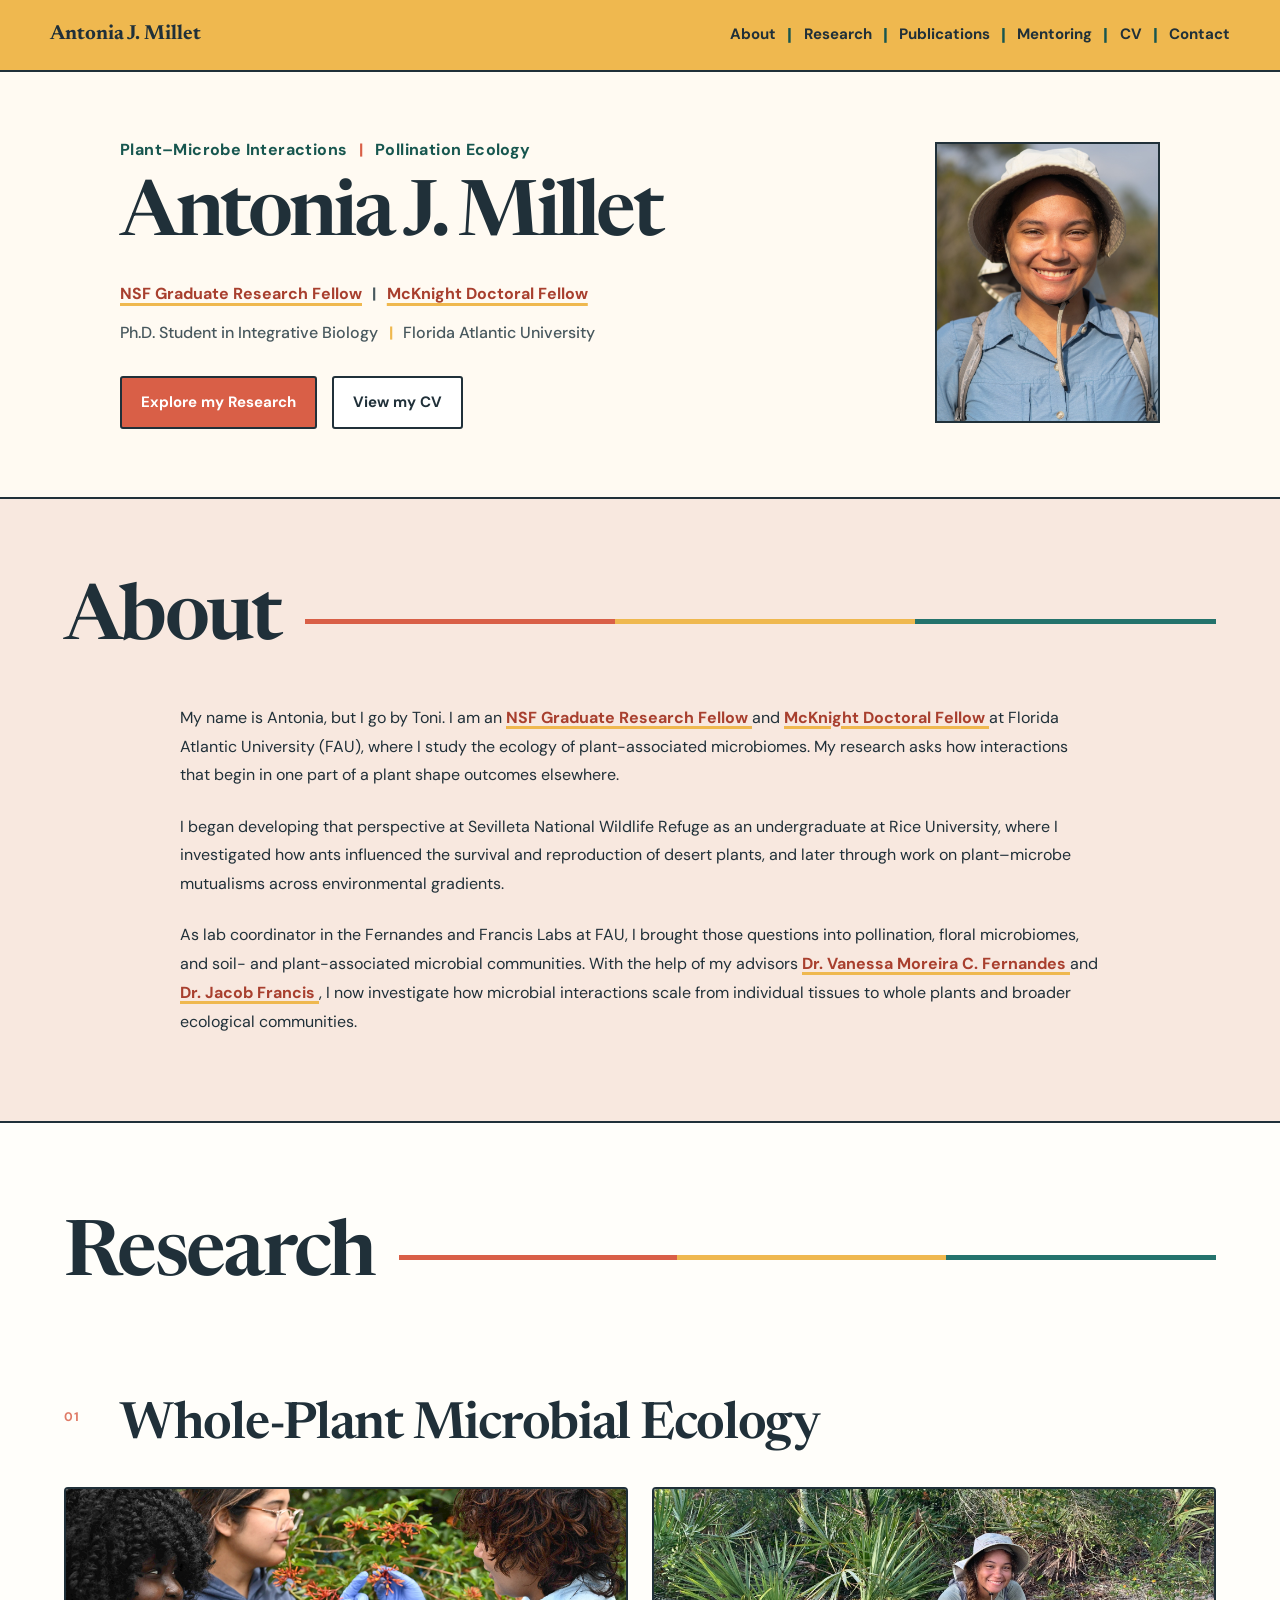
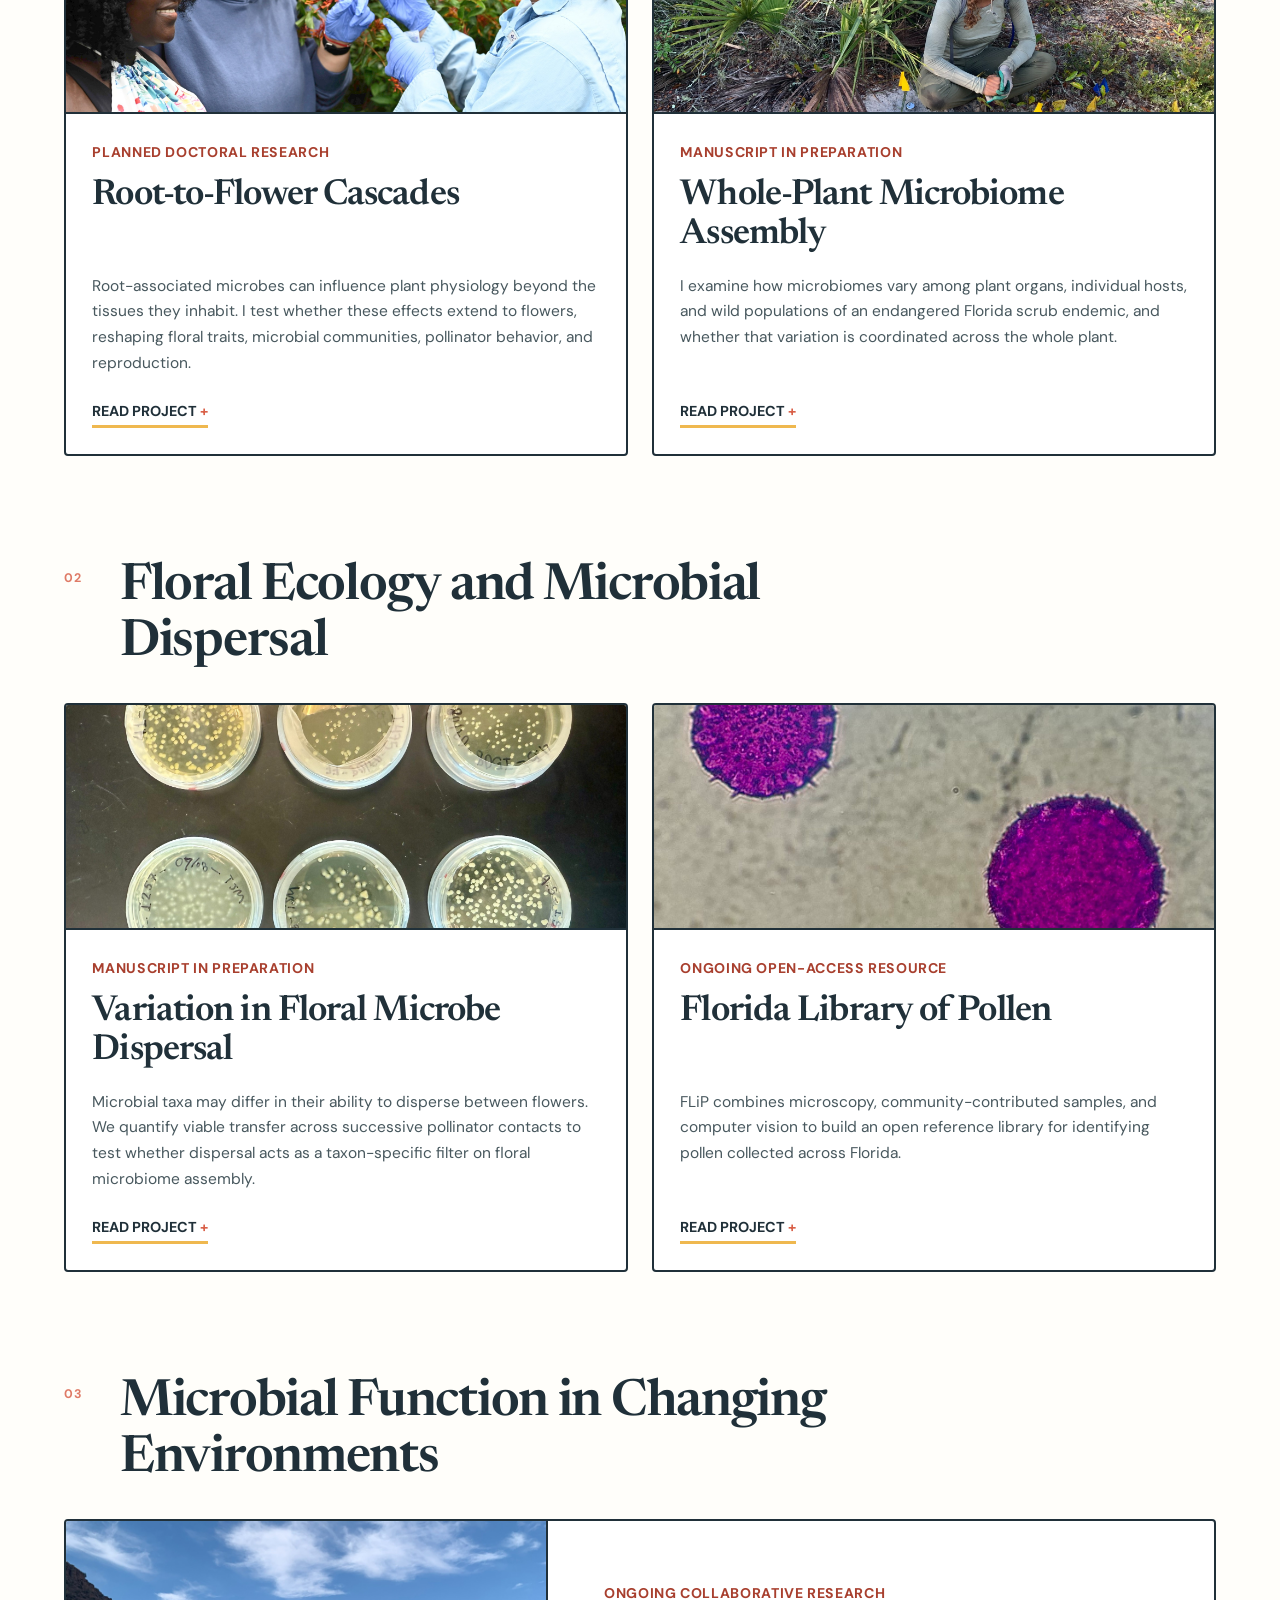
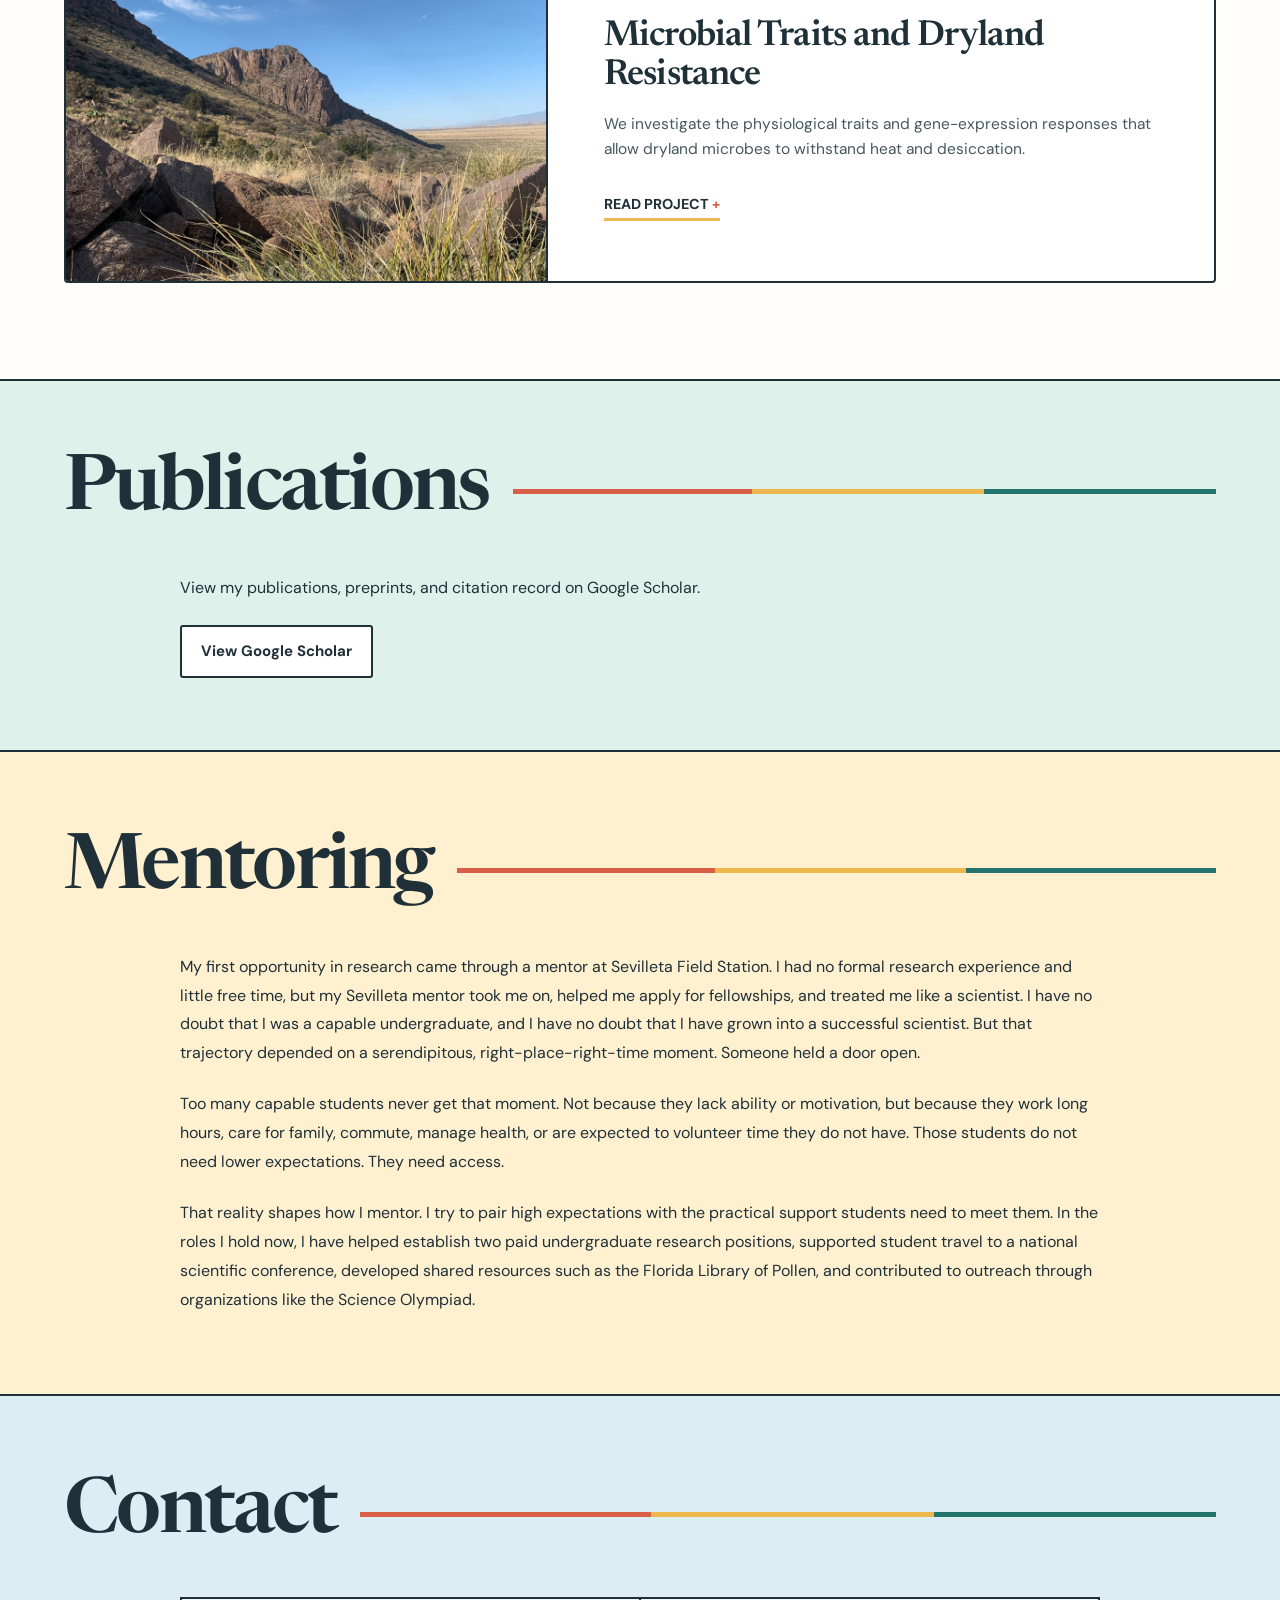
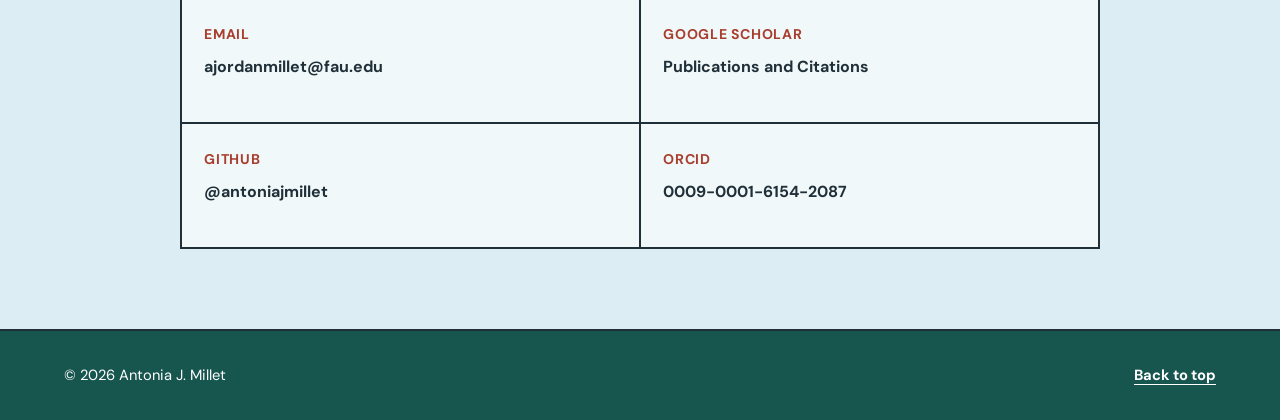
<file: example-website/index.html>
<!DOCTYPE html>
<html lang="en">
<head>
  <meta charset="UTF-8">

  <meta
    name="viewport"
    content="width=device-width, initial-scale=1.0"
  >

  <meta
    name="description"
    content="Antonia (Toni) J. Millet is an NSF Graduate Research Fellow, McKnight Doctoral Fellow, and Ph.D. student in Integrative Biology at Florida Atlantic University studying plant-associated microbiomes and pollination ecology."
  >

  <meta
    name="google-site-verification"
    content="I5xub6OEefj10f1s_MuWulyBxI3-2F2Q8T6CsBY9DDE"
  >

  <title>Antonia J. Millet | Ph.D. Student | Plant–Microbe Interactions</title>

  <link
    rel="canonical"
    href="https://antoniajmillet.github.io/"
  >

  <link rel="preconnect" href="https://fonts.googleapis.com">
  <link rel="preconnect" href="https://fonts.gstatic.com" crossorigin>

  <link
    href="https://fonts.googleapis.com/css2?family=DM+Sans:wght@400;500;600;700&family=Newsreader:opsz,wght@6..72,500;6..72,600;6..72,700&display=swap"
    rel="stylesheet"
  >

  <script type="application/ld+json">
  {
    "@context": "https://schema.org",
    "@type": "ProfilePage",
    "mainEntity": {
      "@type": "Person",
      "@id": "https://antoniajmillet.github.io/#person",
      "name": "Antonia J. Millet",
      "alternateName": [
        "Toni Millet",
        "Toni Jordan-Millet",
        "Antonia Jordan-Millet"
      ],
      "url": "https://antoniajmillet.github.io/",
      "sameAs": [
        "https://scholar.google.com/citations?user=BWyu6AQAAAAJ&hl=en",
        "https://orcid.org/0009-0001-6154-2087",
        "https://github.com/antoniajmillet"
      ],
      "affiliation": {
        "@type": "CollegeOrUniversity",
        "name": "Florida Atlantic University"
      }
    }
  }
  </script>

  <link rel="stylesheet" href="styles.css?v=6">
  <script src="script.js?v=6" defer></script>
</head>

<body>
  <header class="site-header">
    <div class="header-inner">
      <a class="site-name" href="#home">
        Antonia J. Millet
      </a>

      <nav class="site-navigation" aria-label="Main navigation">
        <a href="#about">About</a>
        <span class="nav-separator" aria-hidden="true">|</span>

        <a href="#research">Research</a>
        <span class="nav-separator" aria-hidden="true">|</span>

        <a href="#publications">Publications</a>
        <span class="nav-separator" aria-hidden="true">|</span>

        <a href="#mentoring">Mentoring</a>
        <span class="nav-separator" aria-hidden="true">|</span>

        <a
          href="assets/documents/ajm_cv.pdf"
          target="_blank"
          rel="noopener noreferrer"
        >
          CV
        </a>
        <span class="nav-separator" aria-hidden="true">|</span>

        <a href="#contact">Contact</a>
      </nav>
    </div>
  </header>

  <main>
    <section id="home" class="hero">
      <div class="hero-copy">
        <h1>Antonia J. Millet</h1>

        <p class="hero-fields">
          <span class="hero-field">
            Plant–Microbe Interactions
          </span>

          <span
            class="hero-divider"
            aria-hidden="true"
          >
            |
          </span>

          <span class="hero-field">
            Pollination Ecology
          </span>
        </p>

        <div class="fellowship-line">
          <a
            href="https://www.nsf.gov/funding/opportunities/grfp-nsf-graduate-research-fellowship-program"
            target="_blank"
            rel="noopener noreferrer"
          >
            NSF Graduate Research Fellow
          </a>

          <span
            class="hero-divider"
            aria-hidden="true"
          >
            |
          </span>

          <a
            href="https://www.fefonline.org/mdf.html"
            target="_blank"
            rel="noopener noreferrer"
          >
            McKnight Doctoral Fellow
          </a>
        </div>

        <p class="hero-position">
          <span class="position-item">
            Ph.D. Student in Integrative Biology
          </span>

          <span
            class="hero-divider"
            aria-hidden="true"
          >
            |
          </span>

          <span class="position-item">
            Florida Atlantic University
          </span>
        </p>
      </div>

      <div class="hero-image-frame">
        <img
          src="assets/images/about.jpeg"
          alt="Antonia J. Millet"
        >
      </div>

      <div class="hero-links">
        <a
          class="button button-primary"
          href="#research"
        >
          Explore my Research
        </a>

        <a
          class="button button-secondary"
          href="assets/documents/ajm_cv.pdf"
          target="_blank"
          rel="noopener noreferrer"
        >
          View my CV
        </a>
      </div>
    </section>

    <section id="about" class="section-band about-band">
      <div class="content-section">
        <div class="section-title">
          <h2>About</h2>
        </div>

        <div class="prose">
          <p>
            My name is Antonia, but I go by Toni. I am an
            <a
              class="inline-link"
              href="https://www.nsf.gov/funding/opportunities/grfp-nsf-graduate-research-fellowship-program"
              target="_blank"
              rel="noopener noreferrer"
            >
              NSF Graduate Research Fellow
            </a>
            and
            <a
              class="inline-link"
              href="https://www.fefonline.org/mdf.html"
              target="_blank"
              rel="noopener noreferrer"
            >
              McKnight Doctoral Fellow
            </a>
            at Florida Atlantic University (FAU), where I study the ecology
            of plant-associated microbiomes. My research asks how
            interactions that begin in one part of a plant shape outcomes
            elsewhere.
          </p>

          <p>
            I began developing that perspective at Sevilleta National
            Wildlife Refuge as an undergraduate at Rice University, where I
            investigated how ants influenced the survival and reproduction
            of desert plants, and later through work on plant–microbe
            mutualisms across environmental gradients.
          </p>

          <p>
            As lab coordinator in the Fernandes and Francis Labs at FAU, I
            brought those questions into pollination, floral microbiomes, and
            soil- and plant-associated microbial communities. With the help
            of my advisors
            <a
              class="inline-link"
              href="https://moreirafernandeslab.weebly.com/"
              target="_blank"
              rel="noopener noreferrer"
            >
              Dr. Vanessa Moreira C. Fernandes
            </a>
            and
            <a
              class="inline-link"
              href="https://jacobsfrancis.com/"
              target="_blank"
              rel="noopener noreferrer"
            >
              Dr. Jacob Francis
            </a>,
            I now investigate how microbial interactions scale from
            individual tissues to whole plants and broader ecological
            communities.
          </p>
        </div>
      </div>
    </section>

    <section id="research" class="section-band research-band">
      <div class="content-section">
        <div class="section-title">
          <h2>Research</h2>
        </div>

        <div class="research-area">
          <div class="research-area-title">
            <span>01</span>
            <h3>Whole-Plant Microbial Ecology</h3>
          </div>

          <div class="project-grid">
            <details class="project-card">
              <summary>
                <div class="project-image">
                  <img
                    src="assets/images/root-to-flower.jpeg"
                    alt="Firebush flowers used in root-to-flower microbiome research"
                    loading="lazy"
                  >
                </div>

                <div class="project-introduction">
                  <p class="project-status">
                    Planned doctoral research
                  </p>

                  <h4>Root-to-Flower Cascades</h4>

                  <p class="project-preview">
                    Root-associated microbes can influence plant physiology
                    beyond the tissues they inhabit. I test whether these
                    effects extend to flowers, reshaping floral traits,
                    microbial communities, pollinator behavior, and
                    reproduction.
                  </p>

                  <span class="project-action">
                    Read project
                  </span>
                </div>
              </summary>

              <div class="project-details prose">
                <p>
                  Distinct microbial communities in plant roots, leaves, and
                  flowers perform important functions, ranging from
                  mycorrhizal fungi that enhance nutrient uptake to yeasts
                  that alter nectar and affect insect pollinators. Yet below-
                  and aboveground microbiomes are often studied
                  independently. As a result, we know relatively little about
                  whether microbial interactions in one plant organ reshape
                  the conditions under which communities assemble and
                  function in another.
                </p>

                <p>
                  Root-associated microbes can alter plant nutrition, hormone
                  signaling, metabolism, and immune responses. These changes
                  may carry through the plant to affect floral traits, nectar
                  chemistry, and floral microbiome assembly. Some links in
                  this cascade are already established: mycorrhizal fungi,
                  for example, can increase floral display and nectar sugar.
                  However, the mechanisms driving these root-to-flower
                  effects and their consequences for floral microbial
                  communities remain unclear.
                </p>

                <p>
                  Using firebush (<em>Hamelia patens</em>; Rubiaceae), a
                  shrub native to Florida, I will independently manipulate
                  root and floral microbial communities. I will test whether
                  belowground microbial colonization alters floral traits and
                  microbiome assembly, then follow those changes through
                  pollinator behavior and plant reproduction. By pairing
                  these experiments with nectar chemistry and host and
                  microbial gene-expression analyses, I aim to provide some
                  of the first mechanistic evidence connecting
                  root-associated microbes to floral function—a
                  long-proposed relationship that has rarely been tested
                  directly.
                </p>
              </div>
            </details>

            <details class="project-card">
              <summary>
                <div class="project-image">
                  <img
                    src="assets/images/whole-plant-microbiome.jpeg"
                    alt="Dicerandra frutescens in Florida scrub habitat"
                    loading="lazy"
                  >
                </div>

                <div class="project-introduction">
                  <p class="project-status">
                    Manuscript in preparation
                  </p>

                  <h4>Whole-Plant Microbiome Assembly</h4>

                  <p class="project-preview">
                    I examine how microbiomes vary among plant organs,
                    individual hosts, and wild populations of an endangered
                    Florida scrub endemic, and whether that variation is
                    coordinated across the whole plant.
                  </p>

                  <span class="project-action">
                    Read project
                  </span>
                </div>
              </summary>

              <div class="project-details prose">
                <p>
                  Recovering endangered plants increasingly depends on
                  establishing and maintaining viable populations, yet
                  conservation efforts often proceed with little information
                  about the microbial communities associated with wild
                  plants. This gap may be especially important in Florida
                  scrub, where plants recruit under dry, nutrient-poor
                  conditions and population persistence depends on successful
                  establishment after disturbance.
                </p>

                <p>
                  Using the federally listed scrub mint
                  <em>Dicerandra frutescens</em>, I characterize bacterial
                  and fungal communities across roots, leaves, flowers,
                  fruits, and soil collected beside and away from focal
                  plants in multiple wild populations. I ask how strongly
                  these communities differ among plant compartments and
                  sites, how much host-to-host variation occurs within sites,
                  and whether the soil immediately surrounding a plant is
                  more closely associated with its microbiome than soil
                  farther away. I also test whether plants that differ in one
                  compartment tend to differ in others, revealing whether
                  microbiome differences are linked across the whole plant.
                </p>

                <p>
                  This work establishes a compartment-resolved microbiome
                  baseline for a rare Florida endemic and identifies the
                  spatial and biological scales at which microbial variation
                  occurs. These patterns provide a foundation for future
                  tests of how microbiomes relate to plant recruitment,
                  population performance, and recovery.
                </p>
              </div>
            </details>
          </div>
        </div>

        <div class="research-area">
          <div class="research-area-title">
            <span>02</span>
            <h3>Floral Ecology and Microbial Dispersal</h3>
          </div>

          <div class="project-grid">
            <details class="project-card">
              <summary>
                <div class="project-image">
                  <img
                    src="assets/images/floral-microbe.jpeg"
                    alt="Experimental assay studying the transfer of floral microbes"
                    loading="lazy"
                  >
                </div>

                <div class="project-introduction">
                  <p class="project-status">
                    Manuscript in preparation
                  </p>

                  <h4>Variation in Floral Microbe Dispersal</h4>

                  <p class="project-preview">
                    Microbial taxa may differ in their ability to disperse
                    between flowers. We quantify viable transfer across
                    successive pollinator contacts to test whether dispersal
                    acts as a taxon-specific filter on floral microbiome
                    assembly.
                  </p>

                  <span class="project-action">
                    Read project
                  </span>
                </div>
              </summary>

              <div class="project-details prose">
                <p>
                  Pollinators are major vectors of floral microbes, but
                  dispersal is often treated as though all microbes are
                  carried between flowers in the same way. In reality,
                  bacteria and yeasts differ in characteristics that may
                  affect how readily they attach to pollinator mouthparts,
                  survive transport, and detach during later flower visits.
                  These differences could act as an early filter on floral
                  microbiome assembly by determining which microbes reach new
                  flowers in the first place.
                </p>

                <p>
                  Using a standardized assay with dissected bee tongues, we
                  quantify the number of viable cells transferred across
                  successive contacts for multiple bacterial and yeast
                  isolates. We test whether dispersal efficiency differs
                  between bacteria and yeasts, among microbial genera, and
                  among isolates within the same genus. Transfer differed
                  between yeasts and bacteria and among microbial taxa,
                  including within genera. The experiment also revealed that
                  tongue identity influences microbial transfer, showing that
                  dispersal depends not only on microbial identity, but
                  possibly also on characteristics of its vector.
                </p>

                <p>
                  Together, this work demonstrates that pollinator-mediated
                  dispersal is not a uniform process. Differences among
                  microbial taxa and pollinator mouthparts provide a
                  mechanistic basis for understanding why some floral
                  microbes may move more readily among plants while others
                  remain uncommon or locally restricted.
                </p>
              </div>
            </details>

            <details class="project-card">
              <summary>
                <div class="project-image">
                  <img
                    src="assets/images/flip.jpeg"
                    alt="Pollen grains outlined with instance-segmentation masks"
                    loading="lazy"
                  >
                </div>

                <div class="project-introduction">
                  <p class="project-status">
                    Ongoing open-access resource
                  </p>

                  <h4>Florida Library of Pollen</h4>

                  <p class="project-preview">
                    FLiP combines microscopy, community-contributed samples,
                    and computer vision to build an open reference library for
                    identifying pollen collected across Florida.
                  </p>

                  <span class="project-action">
                    Read project
                  </span>
                </div>
              </summary>

              <div class="project-details prose">
                <p>
                  Pollen identification is essential for studying
                  plant–pollinator interactions, but it often depends on
                  specialized expertise and reference collections that are
                  difficult to access.
                </p>

                <p>
                  The Florida Library of Pollen, or FLiP, is building an open,
                  image-based reference library from pollen collected across
                  Florida. The project combines community-contributed
                  samples, microscopy, image annotation, and computer-vision
                  tools to make pollen identification more accessible to
                  researchers, educators, students, and the public.
                </p>

                <p>
                  I developed FLiP’s original instance-segmentation pipeline,
                  which trains a computer-vision model to detect and delineate
                  individual pollen grains in microscopy images. Because
                  samples can be contributed by community members and images
                  can be annotated remotely, FLiP also creates meaningful
                  research roles for students who cannot always participate
                  in traditional laboratory or fieldwork. The result is both
                  a scientific reference collection and a model for how
                  shared digital infrastructure can broaden participation in
                  ecological research.
                </p>

                <a
                  class="text-link"
                  href="https://jacobsfrancis.com/flip/"
                  target="_blank"
                  rel="noopener noreferrer"
                >
                  Contribute to FLiP
                </a>
              </div>
            </details>
          </div>
        </div>

        <div class="research-area">
          <div class="research-area-title">
            <span>03</span>
            <h3>Microbial Function in Changing Environments</h3>
          </div>

          <div class="project-grid project-grid-single">
            <details class="project-card feature-card">
              <summary>
                <div class="project-image">
                  <img
                    src="assets/images/dryland.jpeg"
                    alt="Dryland microbial communities at Sevilleta National Wildlife Refuge"
                    loading="lazy"
                  >
                </div>

                <div class="project-introduction">
                  <p class="project-status">
                    Ongoing collaborative research
                  </p>

                  <h4>Microbial Traits and Dryland Resistance</h4>

                  <p class="project-preview">
                    We investigate the physiological traits and gene-expression
                    responses that allow dryland microbes to withstand heat
                    and desiccation.
                  </p>

                  <span class="project-action">
                    Read project
                  </span>
                </div>
              </summary>

              <div class="project-details prose">
                <p>
                  Dryland soils depend heavily on microbial communities for
                  nutrient cycling, soil stability, and recovery after
                  disturbance. As heat and drought intensify, understanding
                  why some microbes tolerate environmental stress better than
                  others is increasingly important for predicting whether
                  these ecosystems can resist further degradation.
                </p>

                <p>
                  Using cultured cyanobacteria and fungi from the Sevilleta
                  National Wildlife Refuge, this collaborative project
                  combines physiological experiments with gene-expression
                  analyses to identify traits and molecular mechanisms
                  associated with resistance to heat and desiccation. My
                  contribution focuses on identifying microbial functions
                  associated with stronger performance under stress.
                </p>

                <p>
                  These organism-level responses connect to broader
                  experiments testing how microbial interactions and
                  community composition influence the resistance and recovery
                  of dryland soils. Together, this work aims to identify
                  microbial assemblages that are better equipped to maintain
                  soil health as drylands become hotter and drier.
                </p>
              </div>
            </details>
          </div>
        </div>
      </div>
    </section>

    <section id="publications" class="section-band publications-band">
      <div class="content-section">
        <div class="section-title">
          <h2>Publications</h2>
        </div>

        <div class="prose">
          <p>
            View my publications,
            preprints, and citation record on Google Scholar.
          </p>

          <a
            class="button button-secondary"
            href="https://scholar.google.com/citations?user=BWyu6AQAAAAJ&hl=en"
            target="_blank"
            rel="noopener noreferrer"
          >
            View Google Scholar
          </a>
        </div>
      </div>
    </section>

    <section id="mentoring" class="section-band mentoring-band">
      <div class="content-section">
        <div class="section-title">
          <h2>Mentoring</h2>
        </div>

        <div class="prose">
          <p>
            My first opportunity in research came through a mentor at
            Sevilleta Field Station. I had no formal research experience and
            little free time, but my Sevilleta mentor took me on, helped me
            apply for fellowships, and treated me like a scientist. I have no
            doubt that I was a capable undergraduate, and I have no doubt
            that I have grown into a successful scientist. But that
            trajectory depended on a serendipitous, right-place-right-time
            moment. Someone held a door open.
          </p>

          <p>
            Too many capable students never get that moment. Not because they
            lack ability or motivation, but because they work long hours,
            care for family, commute, manage health, or are expected to
            volunteer time they do not have. Those students do not need lower
            expectations. They need access.
          </p>

          <p>
            That reality shapes how I mentor. I try to pair high expectations with the
            practical support students need to meet them. In the roles I hold now, I
            have helped establish two paid undergraduate research positions, supported
            student travel to a national scientific conference, developed shared
            resources such as the Florida Library of Pollen, and contributed to
            outreach through organizations like the Science Olympiad.
          </p>
        </div>
      </div>
    </section>

    <section id="contact" class="section-band contact-band">
      <div class="content-section">
        <div class="section-title">
          <h2>Contact</h2>
        </div>

        <div class="contact-list">
          <a href="mailto:ajordanmillet@fau.edu">
            <span>Email</span>
            <strong>ajordanmillet@fau.edu</strong>
          </a>

          <a
            href="https://scholar.google.com/citations?user=BWyu6AQAAAAJ&hl=en"
            target="_blank"
            rel="noopener noreferrer"
          >
            <span>Google Scholar</span>
            <strong>Publications and Citations</strong>
          </a>

          <a
            href="https://github.com/antoniajmillet"
            target="_blank"
            rel="noopener noreferrer"
          >
            <span>GitHub</span>
            <strong>@antoniajmillet</strong>
          </a>

          <a
            href="https://orcid.org/0009-0001-6154-2087"
            target="_blank"
            rel="noopener noreferrer"
          >
            <span>ORCID</span>
            <strong>0009-0001-6154-2087</strong>
          </a>
        </div>
      </div>
    </section>
  </main>

  <footer class="site-footer">
    <p>
      © <span id="current-year"></span> Antonia J. Millet
    </p>

    <a href="#home">
      Back to top
    </a>
  </footer>
</body>
</html>
</file>
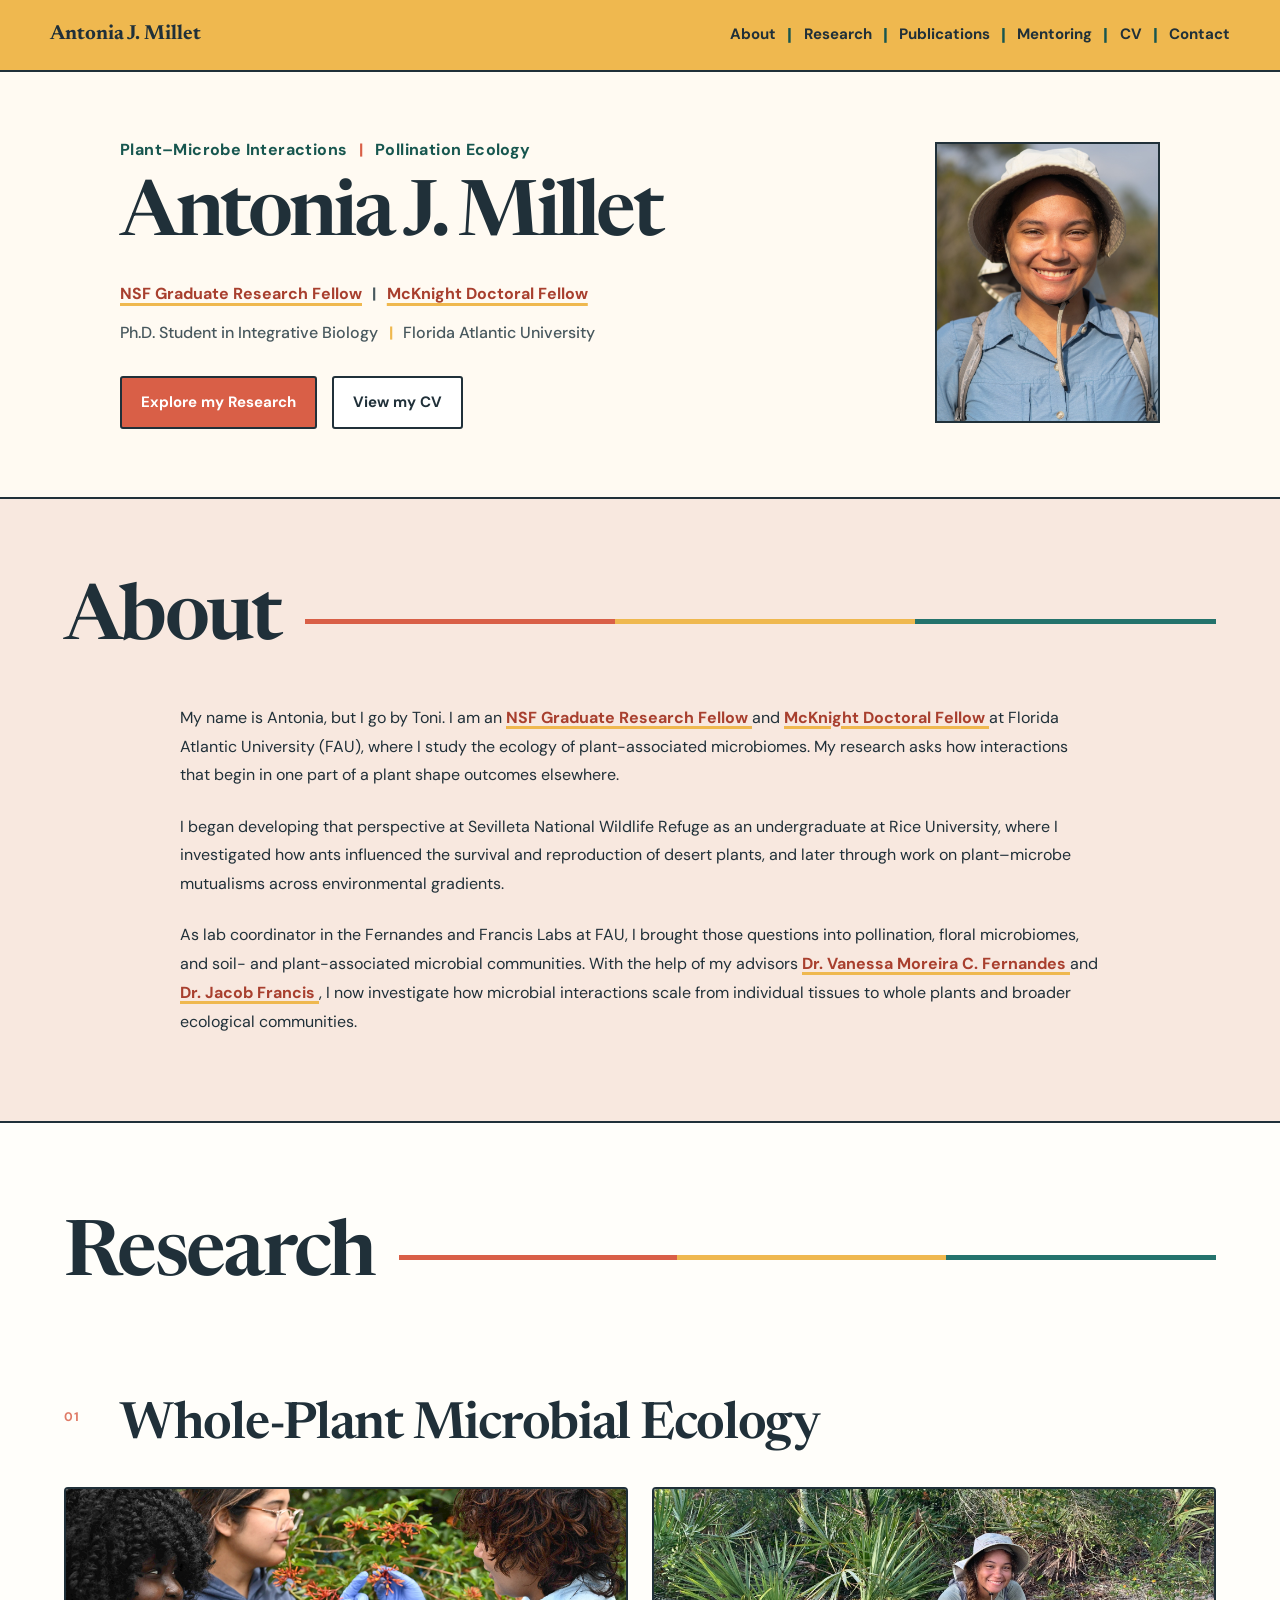
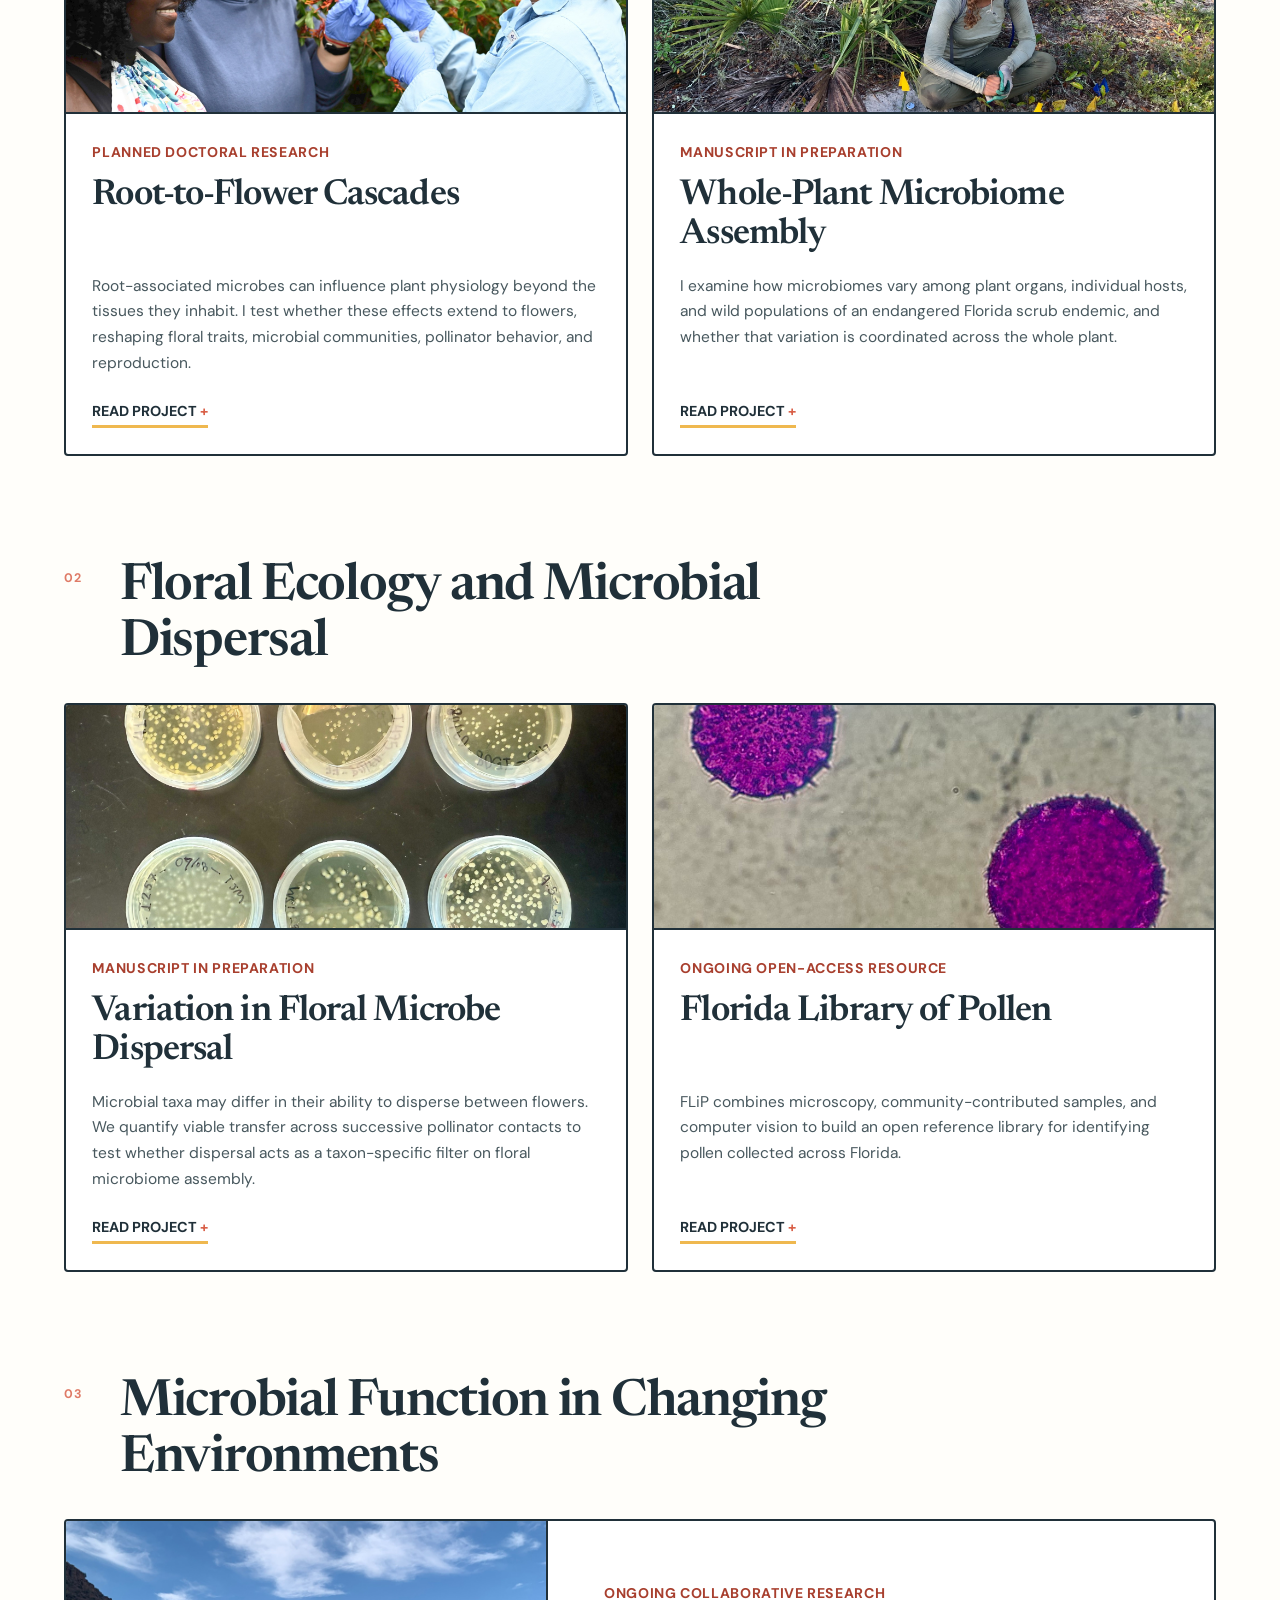
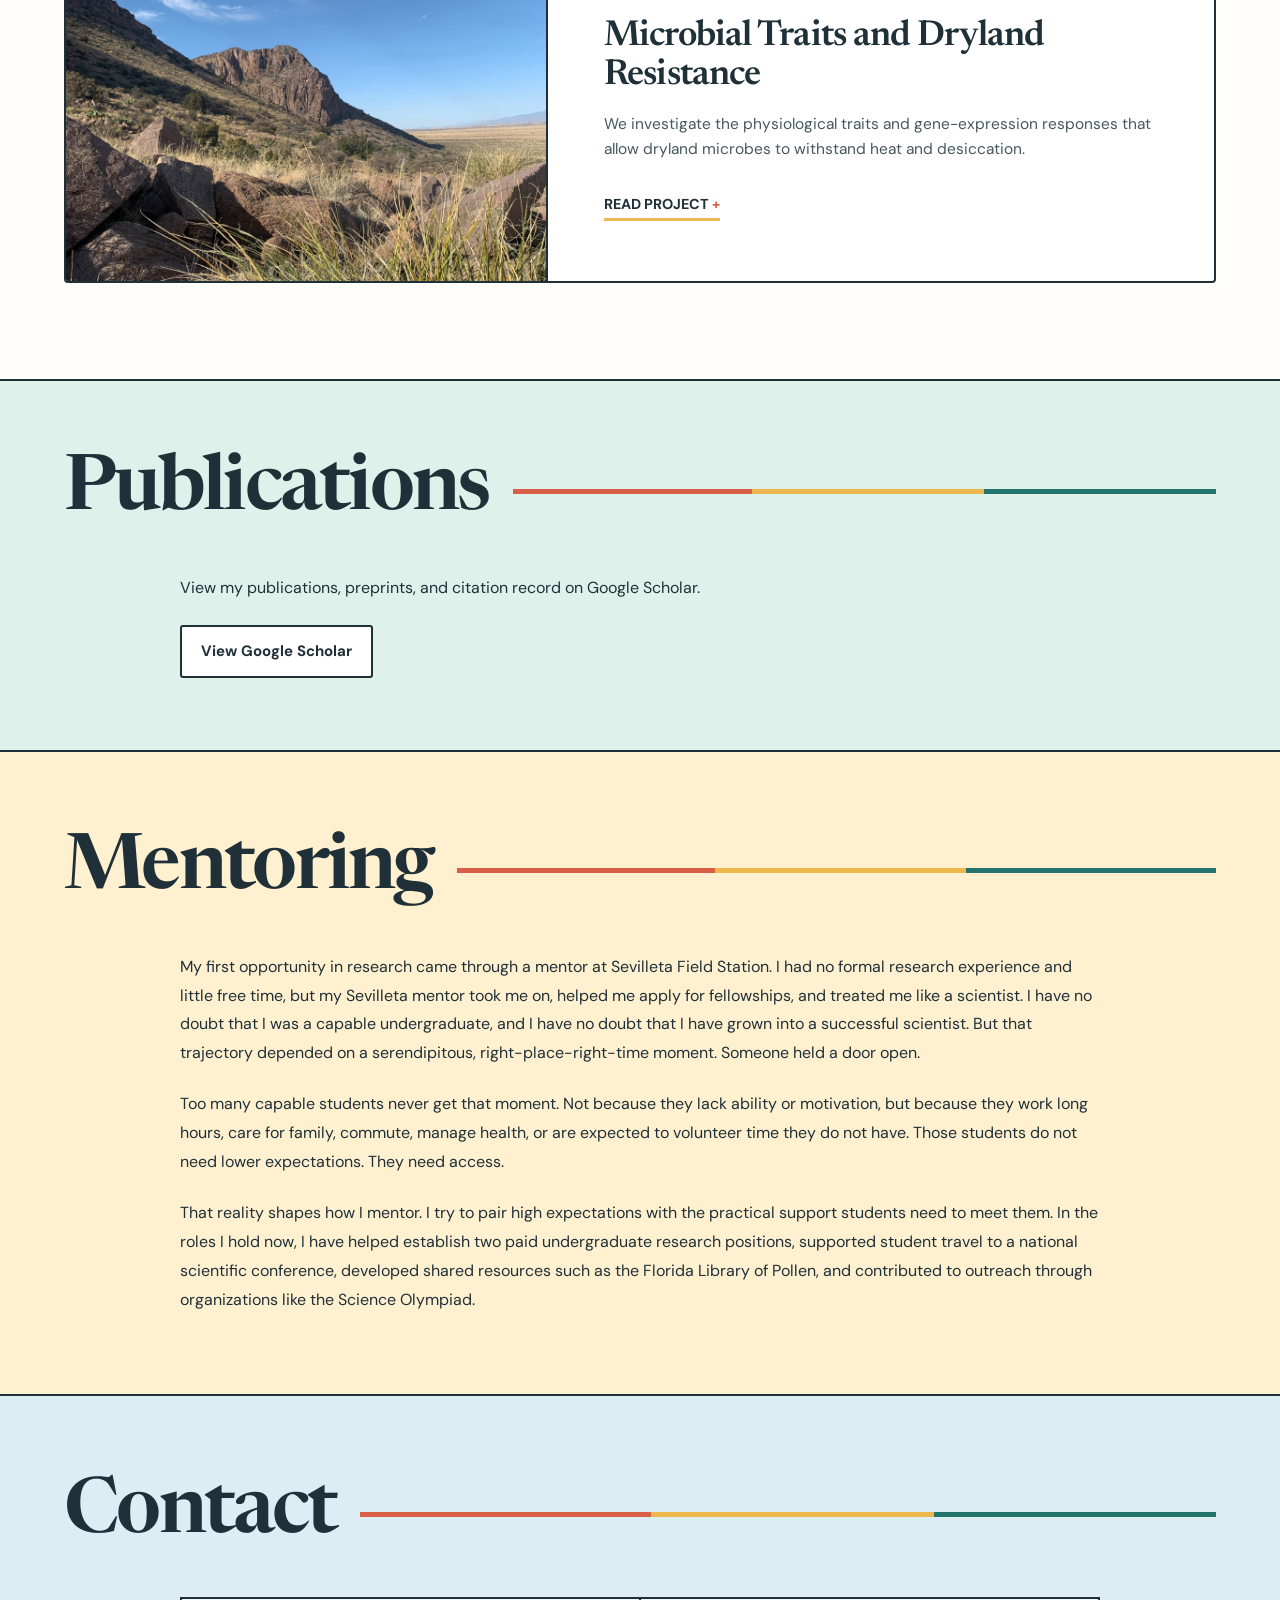
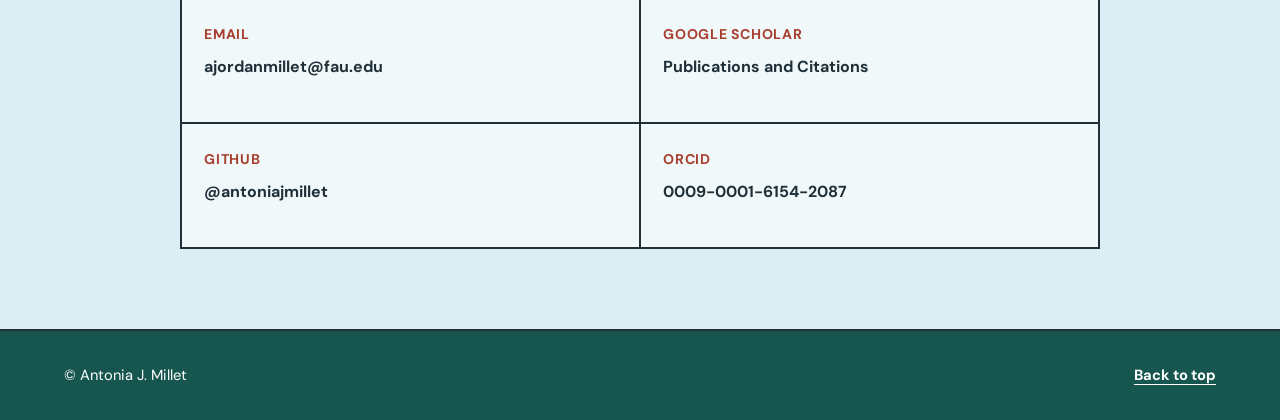
<file: reference-website/index.html>
<!DOCTYPE html>
<html lang="en">
<head>
  <meta charset="UTF-8">

  <meta
    name="viewport"
    content="width=device-width, initial-scale=1.0"
  >

  <meta
    name="description"
    content="Antonia (Toni) J. Millet is an NSF Graduate Research Fellow, McKnight Doctoral Fellow, and Ph.D. student in Integrative Biology at Florida Atlantic University studying plant-associated microbiomes and pollination ecology."
  >

  <meta
    name="google-site-verification"
    content="I5xub6OEefj10f1s_MuWulyBxI3-2F2Q8T6CsBY9DDE"
  >

  <title>Antonia J. Millet | Ph.D. Student | Plant–Microbe Interactions</title>

  <link
    rel="canonical"
    href="https://antoniajmillet.github.io/"
  >

  <link rel="preconnect" href="https://fonts.googleapis.com">
  <link rel="preconnect" href="https://fonts.gstatic.com" crossorigin>

  <link
    href="https://fonts.googleapis.com/css2?family=DM+Sans:wght@400;500;600;700&family=Newsreader:opsz,wght@6..72,500;6..72,600;6..72,700&display=swap"
    rel="stylesheet"
  >
  <link rel="stylesheet" href="styles.css?v=6">
  <script src="script.js?v=6" defer></script>
</head>

<body>
  <header class="site-header">
    <div class="header-inner">
      <a class="site-name" href="#home">
        Antonia J. Millet
      </a>

      <nav class="site-navigation" aria-label="Main navigation">
        <a href="#about">About</a>
        <span class="nav-separator" aria-hidden="true">|</span>

        <a href="#research">Research</a>
        <span class="nav-separator" aria-hidden="true">|</span>

        <a href="#publications">Publications</a>
        <span class="nav-separator" aria-hidden="true">|</span>

        <a href="#mentoring">Mentoring</a>
        <span class="nav-separator" aria-hidden="true">|</span>

        <a
          href="assets/documents/ajm_cv.pdf"
          target="_blank"
          rel="noopener noreferrer"
        >
          CV
        </a>
        <span class="nav-separator" aria-hidden="true">|</span>

        <a href="#contact">Contact</a>
      </nav>
    </div>
  </header>

  <main>
    <section id="home" class="hero">
      <div class="hero-copy">
        <h1>Antonia J. Millet</h1>

        <p class="hero-fields">
          <span class="hero-field">
            Plant–Microbe Interactions
          </span>

          <span
            class="hero-divider"
            aria-hidden="true"
          >
            |
          </span>

          <span class="hero-field">
            Pollination Ecology
          </span>
        </p>

        <div class="fellowship-line">
          <a
            href="https://www.nsf.gov/funding/opportunities/grfp-nsf-graduate-research-fellowship-program"
            target="_blank"
            rel="noopener noreferrer"
          >
            NSF Graduate Research Fellow
          </a>

          <span
            class="hero-divider"
            aria-hidden="true"
          >
            |
          </span>

          <a
            href="https://www.fefonline.org/mdf.html"
            target="_blank"
            rel="noopener noreferrer"
          >
            McKnight Doctoral Fellow
          </a>
        </div>

        <p class="hero-position">
          <span class="position-item">
            Ph.D. Student in Integrative Biology
          </span>

          <span
            class="hero-divider"
            aria-hidden="true"
          >
            |
          </span>

          <span class="position-item">
            Florida Atlantic University
          </span>
        </p>
      </div>

      <div class="hero-image-frame">
        <img
          src="assets/images/about.jpeg"
          alt="Antonia J. Millet"
        >
      </div>

      <div class="hero-links">
        <a
          class="button button-primary"
          href="#research"
        >
          Explore my Research
        </a>

        <a
          class="button button-secondary"
          href="assets/documents/ajm_cv.pdf"
          target="_blank"
          rel="noopener noreferrer"
        >
          View my CV
        </a>
      </div>
    </section>

    <section id="about" class="section-band about-band">
      <div class="content-section">
        <div class="section-title">
          <h2>About</h2>
        </div>

        <div class="prose">
          <p>
            My name is Antonia, but I go by Toni. I am an
            <a
              class="inline-link"
              href="https://www.nsf.gov/funding/opportunities/grfp-nsf-graduate-research-fellowship-program"
              target="_blank"
              rel="noopener noreferrer"
            >
              NSF Graduate Research Fellow
            </a>
            and
            <a
              class="inline-link"
              href="https://www.fefonline.org/mdf.html"
              target="_blank"
              rel="noopener noreferrer"
            >
              McKnight Doctoral Fellow
            </a>
            at Florida Atlantic University (FAU), where I study the ecology
            of plant-associated microbiomes. My research asks how
            interactions that begin in one part of a plant shape outcomes
            elsewhere.
          </p>

          <p>
            I began developing that perspective at Sevilleta National
            Wildlife Refuge as an undergraduate at Rice University, where I
            investigated how ants influenced the survival and reproduction
            of desert plants, and later through work on plant–microbe
            mutualisms across environmental gradients.
          </p>

          <p>
            As lab coordinator in the Fernandes and Francis Labs at FAU, I
            brought those questions into pollination, floral microbiomes, and
            soil- and plant-associated microbial communities. With the help
            of my advisors
            <a
              class="inline-link"
              href="https://moreirafernandeslab.weebly.com/"
              target="_blank"
              rel="noopener noreferrer"
            >
              Dr. Vanessa Moreira C. Fernandes
            </a>
            and
            <a
              class="inline-link"
              href="https://jacobsfrancis.com/"
              target="_blank"
              rel="noopener noreferrer"
            >
              Dr. Jacob Francis
            </a>,
            I now investigate how microbial interactions scale from
            individual tissues to whole plants and broader ecological
            communities.
          </p>
        </div>
      </div>
    </section>

    <section id="research" class="section-band research-band">
      <div class="content-section">
        <div class="section-title">
          <h2>Research</h2>
        </div>

        <div class="research-area">
          <div class="research-area-title">
            <span>01</span>
            <h3>Whole-Plant Microbial Ecology</h3>
          </div>

          <div class="project-grid">
            <details class="project-card">
              <summary>
                <div class="project-image">
                  <img
                    src="assets/images/root-to-flower.jpeg"
                    alt="Firebush flowers used in root-to-flower microbiome research"
                    loading="lazy"
                  >
                </div>

                <div class="project-introduction">
                  <p class="project-status">
                    Planned doctoral research
                  </p>

                  <h4>Root-to-Flower Cascades</h4>

                  <p class="project-preview">
                    Root-associated microbes can influence plant physiology
                    beyond the tissues they inhabit. I test whether these
                    effects extend to flowers, reshaping floral traits,
                    microbial communities, pollinator behavior, and
                    reproduction.
                  </p>

                  <span class="project-action">
                    Read project
                  </span>
                </div>
              </summary>

              <div class="project-details prose">
                <p>
                  Distinct microbial communities in plant roots, leaves, and
                  flowers perform important functions, ranging from
                  mycorrhizal fungi that enhance nutrient uptake to yeasts
                  that alter nectar and affect insect pollinators. Yet below-
                  and aboveground microbiomes are often studied
                  independently. As a result, we know relatively little about
                  whether microbial interactions in one plant organ reshape
                  the conditions under which communities assemble and
                  function in another.
                </p>

                <p>
                  Root-associated microbes can alter plant nutrition, hormone
                  signaling, metabolism, and immune responses. These changes
                  may carry through the plant to affect floral traits, nectar
                  chemistry, and floral microbiome assembly. Some links in
                  this cascade are already established: mycorrhizal fungi,
                  for example, can increase floral display and nectar sugar.
                  However, the mechanisms driving these root-to-flower
                  effects and their consequences for floral microbial
                  communities remain unclear.
                </p>

                <p>
                  Using firebush (<em>Hamelia patens</em>; Rubiaceae), a
                  shrub native to Florida, I will independently manipulate
                  root and floral microbial communities. I will test whether
                  belowground microbial colonization alters floral traits and
                  microbiome assembly, then follow those changes through
                  pollinator behavior and plant reproduction. By pairing
                  these experiments with nectar chemistry and host and
                  microbial gene-expression analyses, I aim to provide some
                  of the first mechanistic evidence connecting
                  root-associated microbes to floral function—a
                  long-proposed relationship that has rarely been tested
                  directly.
                </p>
              </div>
            </details>

            <details class="project-card">
              <summary>
                <div class="project-image">
                  <img
                    src="assets/images/whole-plant-microbiome.jpeg"
                    alt="Dicerandra frutescens in Florida scrub habitat"
                    loading="lazy"
                  >
                </div>

                <div class="project-introduction">
                  <p class="project-status">
                    Manuscript in preparation
                  </p>

                  <h4>Whole-Plant Microbiome Assembly</h4>

                  <p class="project-preview">
                    I examine how microbiomes vary among plant organs,
                    individual hosts, and wild populations of an endangered
                    Florida scrub endemic, and whether that variation is
                    coordinated across the whole plant.
                  </p>

                  <span class="project-action">
                    Read project
                  </span>
                </div>
              </summary>

              <div class="project-details prose">
                <p>
                  Recovering endangered plants increasingly depends on
                  establishing and maintaining viable populations, yet
                  conservation efforts often proceed with little information
                  about the microbial communities associated with wild
                  plants. This gap may be especially important in Florida
                  scrub, where plants recruit under dry, nutrient-poor
                  conditions and population persistence depends on successful
                  establishment after disturbance.
                </p>

                <p>
                  Using the federally listed scrub mint
                  <em>Dicerandra frutescens</em>, I characterize bacterial
                  and fungal communities across roots, leaves, flowers,
                  fruits, and soil collected beside and away from focal
                  plants in multiple wild populations. I ask how strongly
                  these communities differ among plant compartments and
                  sites, how much host-to-host variation occurs within sites,
                  and whether the soil immediately surrounding a plant is
                  more closely associated with its microbiome than soil
                  farther away. I also test whether plants that differ in one
                  compartment tend to differ in others, revealing whether
                  microbiome differences are linked across the whole plant.
                </p>

                <p>
                  This work establishes a compartment-resolved microbiome
                  baseline for a rare Florida endemic and identifies the
                  spatial and biological scales at which microbial variation
                  occurs. These patterns provide a foundation for future
                  tests of how microbiomes relate to plant recruitment,
                  population performance, and recovery.
                </p>
              </div>
            </details>
          </div>
        </div>

        <div class="research-area">
          <div class="research-area-title">
            <span>02</span>
            <h3>Floral Ecology and Microbial Dispersal</h3>
          </div>

          <div class="project-grid">
            <details class="project-card">
              <summary>
                <div class="project-image">
                  <img
                    src="assets/images/floral-microbe.jpeg"
                    alt="Experimental assay studying the transfer of floral microbes"
                    loading="lazy"
                  >
                </div>

                <div class="project-introduction">
                  <p class="project-status">
                    Manuscript in preparation
                  </p>

                  <h4>Variation in Floral Microbe Dispersal</h4>

                  <p class="project-preview">
                    Microbial taxa may differ in their ability to disperse
                    between flowers. We quantify viable transfer across
                    successive pollinator contacts to test whether dispersal
                    acts as a taxon-specific filter on floral microbiome
                    assembly.
                  </p>

                  <span class="project-action">
                    Read project
                  </span>
                </div>
              </summary>

              <div class="project-details prose">
                <p>
                  Pollinators are major vectors of floral microbes, but
                  dispersal is often treated as though all microbes are
                  carried between flowers in the same way. In reality,
                  bacteria and yeasts differ in characteristics that may
                  affect how readily they attach to pollinator mouthparts,
                  survive transport, and detach during later flower visits.
                  These differences could act as an early filter on floral
                  microbiome assembly by determining which microbes reach new
                  flowers in the first place.
                </p>

                <p>
                  Using a standardized assay with dissected bee tongues, we
                  quantify the number of viable cells transferred across
                  successive contacts for multiple bacterial and yeast
                  isolates. We test whether dispersal efficiency differs
                  between bacteria and yeasts, among microbial genera, and
                  among isolates within the same genus. Transfer differed
                  between yeasts and bacteria and among microbial taxa,
                  including within genera. The experiment also revealed that
                  tongue identity influences microbial transfer, showing that
                  dispersal depends not only on microbial identity, but
                  possibly also on characteristics of its vector.
                </p>

                <p>
                  Together, this work demonstrates that pollinator-mediated
                  dispersal is not a uniform process. Differences among
                  microbial taxa and pollinator mouthparts provide a
                  mechanistic basis for understanding why some floral
                  microbes may move more readily among plants while others
                  remain uncommon or locally restricted.
                </p>
              </div>
            </details>

            <details class="project-card">
              <summary>
                <div class="project-image">
                  <img
                    src="assets/images/flip.jpeg"
                    alt="Pollen grains outlined with instance-segmentation masks"
                    loading="lazy"
                  >
                </div>

                <div class="project-introduction">
                  <p class="project-status">
                    Ongoing open-access resource
                  </p>

                  <h4>Florida Library of Pollen</h4>

                  <p class="project-preview">
                    FLiP combines microscopy, community-contributed samples,
                    and computer vision to build an open reference library for
                    identifying pollen collected across Florida.
                  </p>

                  <span class="project-action">
                    Read project
                  </span>
                </div>
              </summary>

              <div class="project-details prose">
                <p>
                  Pollen identification is essential for studying
                  plant–pollinator interactions, but it often depends on
                  specialized expertise and reference collections that are
                  difficult to access.
                </p>

                <p>
                  The Florida Library of Pollen, or FLiP, is building an open,
                  image-based reference library from pollen collected across
                  Florida. The project combines community-contributed
                  samples, microscopy, image annotation, and computer-vision
                  tools to make pollen identification more accessible to
                  researchers, educators, students, and the public.
                </p>

                <p>
                  I developed FLiP’s original instance-segmentation pipeline,
                  which trains a computer-vision model to detect and delineate
                  individual pollen grains in microscopy images. Because
                  samples can be contributed by community members and images
                  can be annotated remotely, FLiP also creates meaningful
                  research roles for students who cannot always participate
                  in traditional laboratory or fieldwork. The result is both
                  a scientific reference collection and a model for how
                  shared digital infrastructure can broaden participation in
                  ecological research.
                </p>

                <a
                  class="text-link"
                  href="https://jacobsfrancis.com/flip/"
                  target="_blank"
                  rel="noopener noreferrer"
                >
                  Contribute to FLiP
                </a>
              </div>
            </details>
          </div>
        </div>

        <div class="research-area">
          <div class="research-area-title">
            <span>03</span>
            <h3>Microbial Function in Changing Environments</h3>
          </div>

          <div class="project-grid project-grid-single">
            <details class="project-card feature-card">
              <summary>
                <div class="project-image">
                  <img
                    src="assets/images/dryland.jpeg"
                    alt="Dryland microbial communities at Sevilleta National Wildlife Refuge"
                    loading="lazy"
                  >
                </div>

                <div class="project-introduction">
                  <p class="project-status">
                    Ongoing collaborative research
                  </p>

                  <h4>Microbial Traits and Dryland Resistance</h4>

                  <p class="project-preview">
                    We investigate the physiological traits and gene-expression
                    responses that allow dryland microbes to withstand heat
                    and desiccation.
                  </p>

                  <span class="project-action">
                    Read project
                  </span>
                </div>
              </summary>

              <div class="project-details prose">
                <p>
                  Dryland soils depend heavily on microbial communities for
                  nutrient cycling, soil stability, and recovery after
                  disturbance. As heat and drought intensify, understanding
                  why some microbes tolerate environmental stress better than
                  others is increasingly important for predicting whether
                  these ecosystems can resist further degradation.
                </p>

                <p>
                  Using cultured cyanobacteria and fungi from the Sevilleta
                  National Wildlife Refuge, this collaborative project
                  combines physiological experiments with gene-expression
                  analyses to identify traits and molecular mechanisms
                  associated with resistance to heat and desiccation. My
                  contribution focuses on identifying microbial functions
                  associated with stronger performance under stress.
                </p>

                <p>
                  These organism-level responses connect to broader
                  experiments testing how microbial interactions and
                  community composition influence the resistance and recovery
                  of dryland soils. Together, this work aims to identify
                  microbial assemblages that are better equipped to maintain
                  soil health as drylands become hotter and drier.
                </p>
              </div>
            </details>
          </div>
        </div>
      </div>
    </section>

    <section id="publications" class="section-band publications-band">
      <div class="content-section">
        <div class="section-title">
          <h2>Publications</h2>
        </div>

        <div class="prose">
          <p>
            View my publications,
            preprints, and citation record on Google Scholar.
          </p>

          <a
            class="button button-secondary"
            href="https://scholar.google.com/citations?user=BWyu6AQAAAAJ&hl=en"
            target="_blank"
            rel="noopener noreferrer"
          >
            View Google Scholar
          </a>
        </div>
      </div>
    </section>

    <section id="mentoring" class="section-band mentoring-band">
      <div class="content-section">
        <div class="section-title">
          <h2>Mentoring</h2>
        </div>

        <div class="prose">
          <p>
            My first opportunity in research came through a mentor at
            Sevilleta Field Station. I had no formal research experience and
            little free time, but my Sevilleta mentor took me on, helped me
            apply for fellowships, and treated me like a scientist. I have no
            doubt that I was a capable undergraduate, and I have no doubt
            that I have grown into a successful scientist. But that
            trajectory depended on a serendipitous, right-place-right-time
            moment. Someone held a door open.
          </p>

          <p>
            Too many capable students never get that moment. Not because they
            lack ability or motivation, but because they work long hours,
            care for family, commute, manage health, or are expected to
            volunteer time they do not have. Those students do not need lower
            expectations. They need access.
          </p>

          <p>
            That reality shapes how I mentor. I try to pair high expectations with the
            practical support students need to meet them. In the roles I hold now, I
            have helped establish two paid undergraduate research positions, supported
            student travel to a national scientific conference, developed shared
            resources such as the Florida Library of Pollen, and contributed to
            outreach through organizations like the Science Olympiad.
          </p>
        </div>
      </div>
    </section>

    <section id="contact" class="section-band contact-band">
      <div class="content-section">
        <div class="section-title">
          <h2>Contact</h2>
        </div>

        <div class="contact-list">
          <a href="mailto:ajordanmillet@fau.edu">
            <span>Email</span>
            <strong>ajordanmillet@fau.edu</strong>
          </a>

          <a
            href="https://scholar.google.com/citations?user=BWyu6AQAAAAJ&hl=en"
            target="_blank"
            rel="noopener noreferrer"
          >
            <span>Google Scholar</span>
            <strong>Publications and Citations</strong>
          </a>

          <a
            href="https://github.com/antoniajmillet"
            target="_blank"
            rel="noopener noreferrer"
          >
            <span>GitHub</span>
            <strong>@antoniajmillet</strong>
          </a>

          <a
            href="https://orcid.org/0009-0001-6154-2087"
            target="_blank"
            rel="noopener noreferrer"
          >
            <span>ORCID</span>
            <strong>0009-0001-6154-2087</strong>
          </a>
        </div>
      </div>
    </section>
  </main>

  <footer class="site-footer">
    <p>
      © <span id="current-year"></span> Antonia J. Millet
    </p>

    <a href="#home">
      Back to top
    </a>
  </footer>
</body>
</html>
</file>
<file: example-website/styles.css>
:root {
  --ink: #203039;
  --ink-soft: #48585e;
  --coral: #d95f47;
  --coral-dark: #a83f2e;
  --marigold: #efb84f;
  --teal: #24736c;
  --teal-dark: #17564f;

  --hero-background: #fffaf2;
  --about-background: #f8e8df;
  --research-background: #fffefa;
  --publications-background: #dff1eb;
  --mentoring-background: #fff1cf;
  --contact-background: #dceef4;

  --white: #ffffff;
  --max-width: 1180px;
}

* {
  box-sizing: border-box;
}

html {
  scroll-behavior: smooth;
}

body {
  margin: 0;
  background: var(--hero-background);
  color: var(--ink);
  font-family: "DM Sans", Arial, sans-serif;
  font-size: 18px;
  line-height: 1.72;
}

img {
  display: block;
  max-width: 100%;
}

a {
  color: inherit;
}

summary {
  font: inherit;
}

/* HEADER */

.site-header {
  position: sticky;
  top: 0;
  z-index: 100;
  background: var(--marigold);
  border-bottom: 2px solid var(--ink);
}

.header-inner {
  display: flex;
  align-items: center;
  justify-content: space-between;
  gap: 2rem;
  width: min(var(--max-width), 94vw);
  min-height: 70px;
  margin: 0 auto;
}

.site-name {
  flex: 0 0 auto;
  color: var(--ink);
  font-family: "Newsreader", Georgia, serif;
  font-size: 1.28rem;
  font-weight: 700;
  text-decoration: none;
  white-space: nowrap;
}

.site-navigation {
  display: flex;
  flex: 0 1 auto;
  align-items: center;
  justify-content: flex-end;
  min-width: 0;
  overflow-x: auto;
  white-space: nowrap;
  scrollbar-width: none;
}

.site-navigation::-webkit-scrollbar {
  display: none;
}

.site-navigation a {
  position: relative;
  color: var(--ink);
  font-size: 0.94rem;
  font-weight: 700;
  text-decoration: none;
}

.site-navigation a::after {
  position: absolute;
  right: 0;
  bottom: -0.28rem;
  left: 0;
  height: 3px;
  background: var(--teal-dark);
  content: "";
  transform: scaleX(0);
  transform-origin: left;
  transition: transform 160ms ease;
}

.site-navigation a:hover::after,
.site-navigation a:focus::after {
  transform: scaleX(1);
}

.nav-separator {
  margin: 0 0.7rem;
  color: var(--teal-dark);
  font-weight: 700;
}

/* HERO */

.hero {
  display: grid;
  grid-template-columns: minmax(0, 740px) 225px;
  align-items: center;
  justify-content: space-between;
  gap: 3rem;
  width: min(1040px, 90vw);
  margin: 0 auto;
  padding: 4rem 0 4.25rem;
  background: var(--hero-background);
}

.hero-copy {
  min-width: 0;
}

.hero-fields {
  margin: 0 0 1.05rem;
  color: var(--teal-dark);
  font-size: 1rem;
  font-weight: 700;
  letter-spacing: 0.025em;
  white-space: nowrap;
}

.hero-fields span {
  padding: 0 0.45rem;
  color: var(--coral);
}

.hero h1 {
  margin: 0;
  color: var(--ink);
  font-family: "Newsreader", Georgia, serif;
  font-size: clamp(3rem, 6vw, 5.1rem);
  font-weight: 600;
  letter-spacing: -0.045em;
  line-height: 0.98;
  white-space: nowrap;
}

.fellowship-line {
  display: flex;
  align-items: center;
  gap: 0.65rem;
  margin-top: 1.5rem;
  font-size: 1rem;
  font-weight: 700;
  white-space: nowrap;
}

.fellowship-line a {
  color: var(--coral-dark);
  text-decoration-color: var(--marigold);
  text-decoration-thickness: 3px;
  text-underline-offset: 0.24rem;
}

.fellowship-line a:hover,
.fellowship-line a:focus {
  color: var(--teal-dark);
  text-decoration-color: var(--teal);
}

.fellowship-line span {
  color: var(--ink-soft);
}

.hero-position {
  margin: 0.75rem 0 0;
  color: var(--ink-soft);
  font-size: 1rem;
  font-weight: 500;
  white-space: nowrap;
}

.hero-position span {
  padding: 0 0.42rem;
  color: var(--marigold);
  font-weight: 700;
}

.hero-links {
  display: flex;
  flex-wrap: wrap;
  gap: 0.9rem;
  margin-top: 1.85rem;
}

.button {
  display: inline-flex;
  align-items: center;
  justify-content: center;
  min-height: 48px;
  padding: 0.72rem 1.2rem;
  border: 2px solid var(--ink);
  border-radius: 3px;
  font-size: 0.94rem;
  font-weight: 700;
  text-decoration: none;
  transition:
    background 150ms ease,
    color 150ms ease,
    transform 150ms ease;
}

.button:hover,
.button:focus {
  transform: translateY(-2px);
}

.button-primary {
  background: var(--coral);
  color: var(--white);
}

.button-primary:hover,
.button-primary:focus {
  background: var(--coral-dark);
}

.button-secondary {
  background: var(--white);
  color: var(--ink);
}

.button-secondary:hover,
.button-secondary:focus {
  background: var(--marigold);
}

.hero-image-frame {
  width: 225px;
  justify-self: center;
  overflow: hidden;
  background: transparent;
  border: 2px solid var(--ink);
}

.hero-image-frame img {
  width: 100%;
  aspect-ratio: 4 / 5;
  object-fit: cover;
  object-position: center;
}

/* SECTION BACKGROUNDS */

.section-band {
  width: 100%;
  border-top: 2px solid var(--ink);
  scroll-margin-top: 70px;
}

.about-band {
  background: var(--about-background);
}

.research-band {
  background: var(--research-background);
}

.publications-band {
  background: var(--publications-background);
}

.mentoring-band {
  background: var(--mentoring-background);
}

.contact-band {
  background: var(--contact-background);
  border-bottom: 2px solid var(--ink);
}

.content-section {
  width: min(var(--max-width), 90vw);
  margin: 0 auto;
  padding: 5.25rem 0;
}

.research-band .content-section {
  padding-top: 6rem;
  padding-bottom: 6rem;
}

.publications-band .content-section {
  padding-top: 4.5rem;
  padding-bottom: 4.5rem;
}

.mentoring-band .content-section {
  padding-top: 5rem;
  padding-bottom: 5rem;
}

.contact-band .content-section {
  padding-top: 5rem;
  padding-bottom: 5rem;
}

/* SECTION HEADINGS */

.section-title {
  display: flex;
  align-items: center;
  gap: 1.5rem;
  margin-bottom: 2.75rem;
}

.section-title h2 {
  flex: 0 0 auto;
  margin: 0;
  color: var(--ink);
  font-family: "Newsreader", Georgia, serif;
  font-size: clamp(2.8rem, 6vw, 5rem);
  font-weight: 600;
  letter-spacing: -0.035em;
  line-height: 1;
}

.section-title::after {
  width: 100%;
  height: 5px;
  background:
    linear-gradient(
      90deg,
      var(--coral) 0 34%,
      var(--marigold) 34% 67%,
      var(--teal) 67% 100%
    );
  content: "";
}

/* BODY TEXT */

.prose {
  width: 100%;
  max-width: 920px;
  margin-right: auto;
  margin-left: auto;
}

.prose p {
  margin: 0 0 1.4rem;
  color: var(--ink);
  font-size: 1rem;
  line-height: 1.8;
}

.prose p:last-child {
  margin-bottom: 0;
}

.inline-link {
  color: var(--coral-dark);
  font-weight: 700;
  text-decoration-color: var(--marigold);
  text-decoration-thickness: 3px;
  text-underline-offset: 0.18rem;
}

.inline-link:hover,
.inline-link:focus {
  color: var(--teal-dark);
  text-decoration-color: var(--teal);
}

/* RESEARCH AREAS */

.research-area {
  margin-top: 6.5rem;
}

.research-area:first-of-type {
  margin-top: 0;
}

.research-area-title {
  display: grid;
  grid-template-columns: 44px minmax(0, 1fr);
  gap: 0.75rem;
  align-items: start;
  margin-bottom: 2rem;
}

.research-area-title span {
  padding-top: 0.5rem;
  color: var(--coral);
  font-size: 0.78rem;
  font-weight: 700;
  letter-spacing: 0.08em;
  opacity: 0.82;
}

.research-area-title h3 {
  max-width: 830px;
  margin: 0;
  color: var(--ink);
  font-family: "Newsreader", Georgia, serif;
  font-size: clamp(2rem, 4vw, 3.35rem);
  font-weight: 600;
  letter-spacing: -0.025em;
  line-height: 1.08;
}

/* RESEARCH CARDS */

.project-grid {
  display: grid;
  grid-template-columns: repeat(2, minmax(0, 1fr));
  gap: 1.5rem;
  align-items: stretch;
}

.project-grid-single {
  grid-template-columns: 1fr;
}

.project-card {
  height: 100%;
  overflow: hidden;
  background: var(--white);
  border: 2px solid var(--ink);
  border-radius: 4px;
}

.project-card summary {
  display: flex;
  height: 100%;
  min-height: 520px;
  flex-direction: column;
  cursor: pointer;
  list-style: none;
}

.project-card summary::-webkit-details-marker {
  display: none;
}

.project-image {
  height: 225px;
  overflow: hidden;
  background: var(--contact-background);
  border-bottom: 2px solid var(--ink);
}

.project-image img {
  width: 100%;
  height: 100%;
  object-fit: cover;
}

.project-introduction {
  display: flex;
  flex: 1;
  flex-direction: column;
  padding: 1.65rem;
}

.project-status {
  margin: 0 0 0.8rem;
  color: var(--coral-dark);
  font-size: 0.88rem;
  font-weight: 700;
  letter-spacing: 0.045em;
  text-transform: uppercase;
}

.project-introduction h4 {
  min-height: 2.25em;
  margin: 0 0 1rem;
  color: var(--ink);
  font-family: "Newsreader", Georgia, serif;
  font-size: clamp(1.75rem, 2.8vw, 2.45rem);
  font-weight: 600;
  letter-spacing: -0.025em;
  line-height: 1.08;
}

.project-preview {
  min-height: 6.4em;
  margin: 0;
  color: var(--ink-soft);
  font-size: 0.97rem;
  line-height: 1.65;
}

.project-action {
  align-self: flex-start;
  margin-top: auto;
  padding-top: 1.4rem;
  padding-bottom: 0.1rem;
  border-bottom: 3px solid var(--marigold);
  color: var(--ink);
  font-size: 0.9rem;
  font-weight: 700;
  text-transform: uppercase;
}

.project-action::after {
  color: var(--coral);
  content: " +";
}

.project-card[open] {
  grid-column: 1 / -1;
  height: auto;
}

.project-card[open] summary {
  display: grid;
  grid-template-columns: 320px minmax(0, 1fr);
  min-height: 0;
  height: auto;
}

.project-card[open] .project-image {
  height: 100%;
  min-height: 280px;
  border-right: 2px solid var(--ink);
  border-bottom: 0;
}

.project-card[open] .project-introduction h4,
.project-card[open] .project-preview {
  min-height: 0;
}

.project-card[open] .project-action {
  margin-top: 1.5rem;
  padding-top: 0;
}

.project-card[open] .project-action::after {
  content: " −";
}

.project-details {
  max-width: 920px;
  margin: 0 auto;
  padding: 2.5rem;
  border-top: 2px solid var(--ink);
}

.project-details p {
  font-size: 1rem;
  line-height: 1.8;
}

/* FULL-WIDTH DRYLAND CARD */

.feature-card {
  width: 100%;
}

.feature-card summary,
.feature-card[open] summary {
  display: grid;
  grid-template-columns: minmax(320px, 42%) minmax(0, 58%);
  min-height: 340px;
  height: auto;
}

.feature-card .project-image,
.feature-card[open] .project-image {
  height: 100%;
  min-height: 340px;
  border-right: 2px solid var(--ink);
  border-bottom: 0;
}

.feature-card .project-introduction {
  justify-content: center;
  padding: clamp(2rem, 5vw, 3.5rem);
}

.feature-card .project-introduction h4,
.feature-card .project-preview {
  min-height: 0;
}

.feature-card .project-action {
  margin-top: 1.8rem;
  padding-top: 0;
}

.text-link {
  display: inline-block;
  margin-top: 1rem;
  padding-bottom: 0.12rem;
  border-bottom: 3px solid var(--marigold);
  color: var(--teal-dark);
  font-size: 0.96rem;
  font-weight: 700;
  text-decoration: none;
}

.text-link:hover,
.text-link:focus {
  border-color: var(--coral);
  color: var(--coral-dark);
}

/* PUBLICATIONS */

.disabled-button {
  margin-top: 1rem;
  background: rgba(255, 255, 255, 0.55);
  border-color: var(--ink-soft);
  color: var(--ink-soft);
  cursor: not-allowed;
}

.disabled-button:hover,
.disabled-button:focus {
  transform: none;
}

/* CONTACT */

.contact-list {
  display: grid;
  grid-template-columns: repeat(2, minmax(0, 1fr));
  width: 100%;
  max-width: 920px;
  margin-right: auto;
  margin-left: auto;
  border-top: 2px solid var(--ink);
  border-left: 2px solid var(--ink);
}

.contact-list a {
  display: flex;
  min-height: 125px;
  flex-direction: column;
  padding: 1.4rem;
  background: rgba(255, 255, 255, 0.6);
  border-right: 2px solid var(--ink);
  border-bottom: 2px solid var(--ink);
  color: var(--ink);
  text-decoration: none;
  transition: background 150ms ease;
}

.contact-list a:hover,
.contact-list a:focus {
  background: var(--marigold);
}

.contact-list span {
  margin-bottom: 0.45rem;
  color: var(--coral-dark);
  font-size: 0.88rem;
  font-weight: 700;
  letter-spacing: 0.045em;
  text-transform: uppercase;
}

.contact-list strong {
  overflow-wrap: anywhere;
  font-size: 1rem;
}

/* FOOTER */

.site-footer {
  display: flex;
  align-items: center;
  justify-content: space-between;
  padding: 2rem 5vw;
  background: var(--teal-dark);
  color: var(--white);
  font-size: 0.92rem;
}

.site-footer p {
  margin: 0;
}

.site-footer a {
  color: var(--white);
  font-weight: 700;
  text-underline-offset: 0.25rem;
}

/* TABLET */

@media (max-width: 1000px) {
  .header-inner {
    gap: 1rem;
  }

  .site-name {
    font-size: 1.16rem;
  }

  .site-navigation a {
    font-size: 0.86rem;
  }

  .nav-separator {
    margin: 0 0.45rem;
  }

  .hero {
    grid-template-columns: minmax(0, 1fr) 185px;
    width: min(920px, 90vw);
    gap: 2.5rem;
    padding-top: 4rem;
    padding-bottom: 4.25rem;
  }

  .hero-image-frame {
    width: 185px;
  }

  .hero h1 {
    font-size: clamp(2.8rem, 6vw, 4.6rem);
  }

  .hero-fields,
  .fellowship-line,
  .hero-position {
    font-size: 0.92rem;
  }
}

/* SMALL TABLET */

@media (max-width: 780px) {
  .header-inner {
    width: 96vw;
  }

  .site-name {
    margin-right: 0.5rem;
  }

  .hero {
    grid-template-columns: minmax(0, 1fr) 155px;
    gap: 1.75rem;
    width: 92vw;
  }

  .hero-image-frame {
    width: 155px;
  }

  .hero h1 {
    font-size: clamp(2.45rem, 8vw, 3.7rem);
  }

  .hero-fields {
    white-space: normal;
  }

  .fellowship-line,
  .hero-position {
    flex-wrap: wrap;
    white-space: normal;
  }

  .project-grid {
    grid-template-columns: 1fr;
  }

  .project-card summary {
    min-height: 0;
  }

  .project-introduction h4,
  .project-preview {
    min-height: 0;
  }

  .project-action {
    margin-top: 1.5rem;
    padding-top: 0;
  }

  .project-card[open] summary,
  .feature-card summary,
  .feature-card[open] summary {
    grid-template-columns: 1fr;
  }

  .project-card[open] .project-image,
  .feature-card .project-image,
  .feature-card[open] .project-image {
    height: 280px;
    min-height: 0;
    border-right: 0;
    border-bottom: 2px solid var(--ink);
  }
}

/* MOBILE */

@media (max-width: 600px) {
  body {
    font-size: 17px;
  }

  .site-header {
    position: relative;
  }

  .header-inner {
    min-height: 64px;
  }

  .site-name {
    font-size: 1.05rem;
  }

  .site-navigation a {
    font-size: 0.82rem;
  }

  .nav-separator {
    margin: 0 0.34rem;
  }

  .hero {
    grid-template-columns: 1fr;
    padding-top: 3.25rem;
    padding-bottom: 4rem;
  }

  .hero-image-frame {
    grid-row: 1;
    width: 170px;
    justify-self: start;
  }

  .hero h1 {
    font-size: clamp(2.7rem, 13vw, 4rem);
  }

  .content-section {
    width: 92vw;
    padding-top: 4.5rem;
    padding-bottom: 4.5rem;
  }

  .research-band .content-section {
    padding-top: 5rem;
    padding-bottom: 5rem;
  }

  .publications-band .content-section,
  .mentoring-band .content-section,
  .contact-band .content-section {
    padding-top: 4.25rem;
    padding-bottom: 4.25rem;
  }

  .section-title {
    gap: 0.9rem;
    margin-bottom: 2.5rem;
  }

  .section-title h2 {
    font-size: clamp(2.5rem, 13vw, 4rem);
  }

  .section-title::after {
    height: 4px;
  }

  .research-area {
    margin-top: 5.5rem;
  }

  .research-area-title {
    grid-template-columns: 1fr;
    gap: 0.15rem;
  }

  .contact-list {
    grid-template-columns: 1fr;
  }

  .site-footer {
    align-items: flex-start;
    flex-direction: column;
    gap: 0.7rem;
  }
}

/* === MOBILE HEADER AND HERO UPDATE === */

/*
  The hero buttons are separate from hero-copy so the portrait can appear
  between the text and buttons on mobile while preserving the desktop layout.
*/

.hero {
  grid-template-areas:
    "copy image"
    "links image";
  row-gap: 1.85rem;
}

.hero-copy {
  display: flex;
  grid-area: copy;
  flex-direction: column;
}

.hero-copy h1 {
  order: 2;
}

.hero-fields {
  order: 1;
}

.fellowship-line {
  order: 3;
}

.hero-position {
  order: 4;
}

.hero-links {
  grid-area: links;
  margin-top: 0;
}

.hero-image-frame {
  grid-area: image;
}

.hero-fields .hero-divider {
  padding: 0 0.45rem;
  color: var(--coral);
}

.fellowship-line .hero-divider {
  color: var(--ink-soft);
}

.hero-position .hero-divider {
  padding: 0 0.42rem;
  color: var(--marigold);
  font-weight: 700;
}

@media (max-width: 1000px) {
  .hero {
    row-gap: 1.65rem;
  }
}

@media (max-width: 780px) {
  .hero {
    row-gap: 1.5rem;
  }
}

@media (max-width: 600px) {
  html,
  body {
    max-width: 100%;
    overflow-x: hidden;
  }

  body {
    font-size: 17px;
  }

  .site-header {
    position: relative;
  }

  .header-inner {
    width: calc(100% - 2rem);
    min-height: 0;
    flex-direction: column;
    align-items: flex-start;
    justify-content: center;
    gap: 0.35rem;
    padding: 0.75rem 0 0.85rem;
  }

  .site-name {
    margin: 0;
    font-size: 1.12rem;
    line-height: 1.2;
  }

  .site-navigation {
    width: 100%;
    flex-wrap: wrap;
    justify-content: flex-start;
    overflow: visible;
    row-gap: 0.1rem;
    white-space: normal;
  }

  .site-navigation a {
    font-size: 0.78rem;
    line-height: 1.5;
  }

  .nav-separator {
    margin: 0 0.28rem;
    font-size: 0.78rem;
  }

  .hero {
    grid-template-columns: 1fr;
    grid-template-areas:
      "copy"
      "image"
      "links";
    width: calc(100% - 2rem);
    column-gap: 0;
    row-gap: 1.8rem;
    padding-top: 2.75rem;
    padding-bottom: 3.5rem;
  }

  .hero-copy {
    align-items: flex-start;
  }

  .hero h1 {
    order: 1;
    margin: 0 0 1.5rem;
    font-size: clamp(2.5rem, 11vw, 3.35rem);
    line-height: 0.98;
    white-space: normal;
  }

  .hero-fields {
    display: grid;
    order: 2;
    gap: 0.2rem;
    margin: 0 0 1.5rem;
    font-size: 0.98rem;
    line-height: 1.45;
    white-space: normal;
  }

  .hero-field,
  .position-item,
  .fellowship-line a {
    display: block;
  }

  .hero-copy .hero-divider {
    display: none;
  }

  .fellowship-line {
    display: grid;
    order: 3;
    align-items: start;
    gap: 0.35rem;
    margin: 0 0 1.4rem;
    font-size: 0.93rem;
    line-height: 1.45;
    white-space: normal;
  }

  .hero-position {
    display: grid;
    order: 4;
    gap: 0.2rem;
    margin: 0;
    font-size: 0.95rem;
    line-height: 1.5;
    white-space: normal;
  }

  .hero-image-frame {
    grid-area: image;
    grid-row: auto;
    width: min(260px, 78vw);
    justify-self: center;
  }

  .hero-links {
    display: grid;
    grid-area: links;
    grid-template-columns: repeat(2, minmax(0, 1fr));
    width: 100%;
    gap: 0.65rem;
    margin: 0;
  }

  .hero-links .button {
    min-width: 0;
    min-height: 56px;
    padding: 0.65rem 0.45rem;
    font-size: 0.78rem;
    line-height: 1.25;
    text-align: center;
    white-space: normal;
  }
}

/* === MOBILE POLISH V2 === */

@media (max-width: 600px) {
  /*
    1. Keep the mobile header fixed at the top while scrolling.
  */

  .site-header {
    position: sticky;
    top: 0;
    z-index: 100;
  }

  /*
    2. Make the header shorter and keep the navigation beneath the name.
  */

  .header-inner {
    width: calc(100% - 2rem);
    min-height: 0;
    align-items: flex-start;
    gap: 0.15rem;
    padding: 0.55rem 0 0.65rem;
  }

  .site-name {
    margin: 0;
    font-size: 1.08rem;
    line-height: 1.15;
  }

  .site-navigation {
    width: 100%;
    flex-wrap: nowrap;
    justify-content: flex-start;
    overflow: visible;
    white-space: nowrap;
  }

  .site-navigation a,
  .nav-separator {
    font-size: clamp(0.68rem, 2.7vw, 0.78rem);
    line-height: 1.45;
  }

  .nav-separator {
    margin: 0 0.16rem;
  }

  /*
    3. Give every hero text group the same left edge.
  */

  .hero {
    width: calc(100% - 2rem);
    row-gap: 1.55rem;
    padding-top: 2.4rem;
    padding-bottom: 3.25rem;
  }

  .hero-copy {
    width: 100%;
    align-items: flex-start;
    padding-right: 0.6rem;
    padding-left: 0.6rem;
  }

  .hero-copy > * {
    width: 100%;
    margin-left: 0;
    padding-left: 0;
  }

  .hero h1 {
    margin: 0 0 1.3rem;
    color: var(--ink);
    font-size: clamp(2.55rem, 11vw, 3.25rem);
    line-height: 1;
  }

  .hero-fields {
    margin: 0 0 1.35rem;
    padding: 0;
  }

  .fellowship-line {
    margin: 0 0 1.35rem;
    padding: 0;
  }

  .hero-position {
    margin: 0;
    padding: 0;
  }

  /*
    4. Restore the original green, rust-brown, gray and black colors.
  */

  .hero-fields .hero-field {
    padding: 0;
    color: var(--teal-dark);
  }

  .fellowship-line a {
    color: var(--coral-dark);
  }

  .hero-position .position-item {
    padding: 0;
    color: var(--ink-soft);
    font-weight: 500;
  }

  .hero-copy .hero-divider {
    display: none;
  }

  /*
    5. Keep the portrait centered but make it less dominant.
  */

  .hero-image-frame {
    width: min(225px, 68vw);
    justify-self: center;
  }

  /*
    6. Keep both buttons together in one equal-width row.
  */

  .hero-links {
    grid-template-columns: repeat(2, minmax(0, 1fr));
    width: 100%;
    gap: 0.6rem;
  }

  .hero-links .button {
    width: 100%;
    min-width: 0;
    min-height: 52px;
    padding: 0.62rem 0.4rem;
    font-size: 0.77rem;
    line-height: 1.25;
    text-align: center;
  }

  /*
    Prevent anchored sections from hiding underneath the sticky header.
  */

  .section-band {
    scroll-margin-top: 105px;
  }
}

@media (max-width: 360px) {
  .site-navigation a,
  .nav-separator {
    font-size: 0.65rem;
  }

  .nav-separator {
    margin: 0 0.11rem;
  }

  .hero-copy {
    padding-right: 0.35rem;
    padding-left: 0.35rem;
  }

  .hero-image-frame {
    width: min(210px, 68vw);
  }

  .hero-links .button {
    font-size: 0.72rem;
  }
}

/* === FINAL MOBILE HEADER AND COLOR POLISH === */

/*
  Restore the intended desktop hero colors after the hero text
  was divided into separate spans.
*/

.hero-fields .hero-field {
  padding: 0;
  color: var(--teal-dark);
}

.hero-position .position-item {
  padding: 0;
  color: var(--ink-soft);
  font-weight: 500;
}

/*
  Mobile-only adjustments.
*/

@media (max-width: 600px) {
  /*
    Keep the complete yellow header—including the name and all
    navigation links—at the top while the page scrolls.
  */

  .site-header {
    position: -webkit-sticky !important;
    position: sticky !important;
    top: 0;
    z-index: 1000;
    width: 100%;
  }

  .header-inner {
    width: calc(100% - 2rem);
    min-height: 0;
    align-items: flex-start;
    gap: 0.22rem;
    padding-top: 0.65rem;
    padding-bottom: 0.72rem;
  }

  /*
    Slightly enlarge the header text.
  */

  .site-name {
    font-size: 1.16rem;
    line-height: 1.2;
  }

  .site-navigation {
    width: 100%;
    flex-wrap: nowrap;
    justify-content: flex-start;
    overflow: visible;
    white-space: nowrap;
  }

  .site-navigation a,
  .nav-separator {
    font-size: clamp(0.73rem, 2.85vw, 0.82rem);
    line-height: 1.5;
  }

  .nav-separator {
    margin-right: 0.18rem;
    margin-left: 0.18rem;
  }

  /*
    Slightly enlarge the hero text while retaining the intended colors.
  */

  .hero-fields {
    font-size: 1.02rem;
  }

  .hero-fields .hero-field {
    color: var(--teal-dark);
  }

  .fellowship-line {
    font-size: 0.98rem;
  }

  .fellowship-line a {
    color: var(--coral-dark);
  }

  .hero-position {
    font-size: 1rem;
  }

  .hero-position .position-item {
    color: var(--ink-soft);
  }

  /*
    Match both button labels to the research-field text size.
    Button dimensions and photo spacing remain unchanged.
  */

  .hero-links .button {
    padding-right: 0.2rem;
    padding-left: 0.2rem;
    font-size: 1.02rem;
    line-height: 1.15;
  }

  /*
    Account for the taller sticky header when using navigation links.
  */

  .section-band {
    scroll-margin-top: 112px;
  }
}

@media (max-width: 370px) {
  .site-navigation a,
  .nav-separator {
    font-size: 0.69rem;
  }

  .nav-separator {
    margin-right: 0.13rem;
    margin-left: 0.13rem;
  }

  .hero-fields,
  .hero-links .button {
    font-size: 0.94rem;
  }

  .fellowship-line,
  .hero-position {
    font-size: 0.93rem;
  }
}

/* === IOS MOBILE FIXED HEADER V3 === */

@media (max-width: 600px) {
  /*
    A fixed header is more reliable than sticky inside the
    iPhone Safari and Messenger browsers.
  */

  html,
  body {
    max-width: 100%;
    overflow-x: clip !important;
  }

  .site-header {
    position: fixed !important;
    top: 0;
    right: 0;
    left: 0;
    z-index: 2000;
    width: 100%;
    background: var(--marigold);
  }

  /*
    JavaScript measures the real header height and gives the
    page matching space so nothing is hidden beneath it.
  */

  main {
    padding-top: var(--mobile-header-height, 82px);
  }

  /*
    Keep the full name and navigation inside the fixed header.
  */

  .header-inner {
    width: calc(100% - 2rem);
    min-height: 0;
    flex-direction: column;
    align-items: flex-start;
    justify-content: center;
    gap: 0.22rem;
    padding-top: 0.65rem;
    padding-bottom: 0.72rem;
  }

  .site-navigation {
    width: 100%;
    flex-wrap: nowrap;
    justify-content: flex-start;
    overflow: visible;
    white-space: nowrap;
  }

  /*
    Give the buttons the same text size as the header links,
    while restoring comfortable space around each label.
  */

  .hero-links .button {
    min-height: 58px;
    padding: 0.9rem 0.55rem;
    font-size: clamp(0.73rem, 2.85vw, 0.82rem);
    line-height: 1.3;
    text-align: center;
  }

  /*
    Keep navigation destinations visible beneath the fixed header.
  */

  .section-band {
    scroll-margin-top:
      calc(var(--mobile-header-height, 82px) + 12px);
  }
}

@media (max-width: 370px) {
  .hero-links .button {
    padding-right: 0.35rem;
    padding-left: 0.35rem;
    font-size: 0.69rem;
  }
}
</file>
<file: reference-website/styles.css>
:root {
  --ink: #203039;
  --ink-soft: #48585e;
  --coral: #d95f47;
  --coral-dark: #a83f2e;
  --marigold: #efb84f;
  --teal: #24736c;
  --teal-dark: #17564f;

  --hero-background: #fffaf2;
  --about-background: #f8e8df;
  --research-background: #fffefa;
  --publications-background: #dff1eb;
  --mentoring-background: #fff1cf;
  --contact-background: #dceef4;

  --white: #ffffff;
  --max-width: 1180px;
}

* {
  box-sizing: border-box;
}

html {
  scroll-behavior: smooth;
}

body {
  margin: 0;
  background: var(--hero-background);
  color: var(--ink);
  font-family: "DM Sans", Arial, sans-serif;
  font-size: 18px;
  line-height: 1.72;
}

img {
  display: block;
  max-width: 100%;
}

a {
  color: inherit;
}

summary {
  font: inherit;
}

/* HEADER */

.site-header {
  position: sticky;
  top: 0;
  z-index: 100;
  background: var(--marigold);
  border-bottom: 2px solid var(--ink);
}

.header-inner {
  display: flex;
  align-items: center;
  justify-content: space-between;
  gap: 2rem;
  width: min(var(--max-width), 94vw);
  min-height: 70px;
  margin: 0 auto;
}

.site-name {
  flex: 0 0 auto;
  color: var(--ink);
  font-family: "Newsreader", Georgia, serif;
  font-size: 1.28rem;
  font-weight: 700;
  text-decoration: none;
  white-space: nowrap;
}

.site-navigation {
  display: flex;
  flex: 0 1 auto;
  align-items: center;
  justify-content: flex-end;
  min-width: 0;
  overflow-x: auto;
  white-space: nowrap;
  scrollbar-width: none;
}

.site-navigation::-webkit-scrollbar {
  display: none;
}

.site-navigation a {
  position: relative;
  color: var(--ink);
  font-size: 0.94rem;
  font-weight: 700;
  text-decoration: none;
}

.site-navigation a::after {
  position: absolute;
  right: 0;
  bottom: -0.28rem;
  left: 0;
  height: 3px;
  background: var(--teal-dark);
  content: "";
  transform: scaleX(0);
  transform-origin: left;
  transition: transform 160ms ease;
}

.site-navigation a:hover::after,
.site-navigation a:focus::after {
  transform: scaleX(1);
}

.nav-separator {
  margin: 0 0.7rem;
  color: var(--teal-dark);
  font-weight: 700;
}

/* HERO */

.hero {
  display: grid;
  grid-template-columns: minmax(0, 740px) 225px;
  align-items: center;
  justify-content: space-between;
  gap: 3rem;
  width: min(1040px, 90vw);
  margin: 0 auto;
  padding: 4rem 0 4.25rem;
  background: var(--hero-background);
}

.hero-copy {
  min-width: 0;
}

.hero-fields {
  margin: 0 0 1.05rem;
  color: var(--teal-dark);
  font-size: 1rem;
  font-weight: 700;
  letter-spacing: 0.025em;
  white-space: nowrap;
}

.hero-fields span {
  padding: 0 0.45rem;
  color: var(--coral);
}

.hero h1 {
  margin: 0;
  color: var(--ink);
  font-family: "Newsreader", Georgia, serif;
  font-size: clamp(3rem, 6vw, 5.1rem);
  font-weight: 600;
  letter-spacing: -0.045em;
  line-height: 0.98;
  white-space: nowrap;
}

.fellowship-line {
  display: flex;
  align-items: center;
  gap: 0.65rem;
  margin-top: 1.5rem;
  font-size: 1rem;
  font-weight: 700;
  white-space: nowrap;
}

.fellowship-line a {
  color: var(--coral-dark);
  text-decoration-color: var(--marigold);
  text-decoration-thickness: 3px;
  text-underline-offset: 0.24rem;
}

.fellowship-line a:hover,
.fellowship-line a:focus {
  color: var(--teal-dark);
  text-decoration-color: var(--teal);
}

.fellowship-line span {
  color: var(--ink-soft);
}

.hero-position {
  margin: 0.75rem 0 0;
  color: var(--ink-soft);
  font-size: 1rem;
  font-weight: 500;
  white-space: nowrap;
}

.hero-position span {
  padding: 0 0.42rem;
  color: var(--marigold);
  font-weight: 700;
}

.hero-links {
  display: flex;
  flex-wrap: wrap;
  gap: 0.9rem;
  margin-top: 1.85rem;
}

.button {
  display: inline-flex;
  align-items: center;
  justify-content: center;
  min-height: 48px;
  padding: 0.72rem 1.2rem;
  border: 2px solid var(--ink);
  border-radius: 3px;
  font-size: 0.94rem;
  font-weight: 700;
  text-decoration: none;
  transition:
    background 150ms ease,
    color 150ms ease,
    transform 150ms ease;
}

.button:hover,
.button:focus {
  transform: translateY(-2px);
}

.button-primary {
  background: var(--coral);
  color: var(--white);
}

.button-primary:hover,
.button-primary:focus {
  background: var(--coral-dark);
}

.button-secondary {
  background: var(--white);
  color: var(--ink);
}

.button-secondary:hover,
.button-secondary:focus {
  background: var(--marigold);
}

.hero-image-frame {
  width: 225px;
  justify-self: center;
  overflow: hidden;
  background: transparent;
  border: 2px solid var(--ink);
}

.hero-image-frame img {
  width: 100%;
  aspect-ratio: 4 / 5;
  object-fit: cover;
  object-position: center;
}

/* SECTION BACKGROUNDS */

.section-band {
  width: 100%;
  border-top: 2px solid var(--ink);
  scroll-margin-top: 70px;
}

.about-band {
  background: var(--about-background);
}

.research-band {
  background: var(--research-background);
}

.publications-band {
  background: var(--publications-background);
}

.mentoring-band {
  background: var(--mentoring-background);
}

.contact-band {
  background: var(--contact-background);
  border-bottom: 2px solid var(--ink);
}

.content-section {
  width: min(var(--max-width), 90vw);
  margin: 0 auto;
  padding: 5.25rem 0;
}

.research-band .content-section {
  padding-top: 6rem;
  padding-bottom: 6rem;
}

.publications-band .content-section {
  padding-top: 4.5rem;
  padding-bottom: 4.5rem;
}

.mentoring-band .content-section {
  padding-top: 5rem;
  padding-bottom: 5rem;
}

.contact-band .content-section {
  padding-top: 5rem;
  padding-bottom: 5rem;
}

/* SECTION HEADINGS */

.section-title {
  display: flex;
  align-items: center;
  gap: 1.5rem;
  margin-bottom: 2.75rem;
}

.section-title h2 {
  flex: 0 0 auto;
  margin: 0;
  color: var(--ink);
  font-family: "Newsreader", Georgia, serif;
  font-size: clamp(2.8rem, 6vw, 5rem);
  font-weight: 600;
  letter-spacing: -0.035em;
  line-height: 1;
}

.section-title::after {
  width: 100%;
  height: 5px;
  background:
    linear-gradient(
      90deg,
      var(--coral) 0 34%,
      var(--marigold) 34% 67%,
      var(--teal) 67% 100%
    );
  content: "";
}

/* BODY TEXT */

.prose {
  width: 100%;
  max-width: 920px;
  margin-right: auto;
  margin-left: auto;
}

.prose p {
  margin: 0 0 1.4rem;
  color: var(--ink);
  font-size: 1rem;
  line-height: 1.8;
}

.prose p:last-child {
  margin-bottom: 0;
}

.inline-link {
  color: var(--coral-dark);
  font-weight: 700;
  text-decoration-color: var(--marigold);
  text-decoration-thickness: 3px;
  text-underline-offset: 0.18rem;
}

.inline-link:hover,
.inline-link:focus {
  color: var(--teal-dark);
  text-decoration-color: var(--teal);
}

/* RESEARCH AREAS */

.research-area {
  margin-top: 6.5rem;
}

.research-area:first-of-type {
  margin-top: 0;
}

.research-area-title {
  display: grid;
  grid-template-columns: 44px minmax(0, 1fr);
  gap: 0.75rem;
  align-items: start;
  margin-bottom: 2rem;
}

.research-area-title span {
  padding-top: 0.5rem;
  color: var(--coral);
  font-size: 0.78rem;
  font-weight: 700;
  letter-spacing: 0.08em;
  opacity: 0.82;
}

.research-area-title h3 {
  max-width: 830px;
  margin: 0;
  color: var(--ink);
  font-family: "Newsreader", Georgia, serif;
  font-size: clamp(2rem, 4vw, 3.35rem);
  font-weight: 600;
  letter-spacing: -0.025em;
  line-height: 1.08;
}

/* RESEARCH CARDS */

.project-grid {
  display: grid;
  grid-template-columns: repeat(2, minmax(0, 1fr));
  gap: 1.5rem;
  align-items: stretch;
}

.project-grid-single {
  grid-template-columns: 1fr;
}

.project-card {
  height: 100%;
  overflow: hidden;
  background: var(--white);
  border: 2px solid var(--ink);
  border-radius: 4px;
}

.project-card summary {
  display: flex;
  height: 100%;
  min-height: 520px;
  flex-direction: column;
  cursor: pointer;
  list-style: none;
}

.project-card summary::-webkit-details-marker {
  display: none;
}

.project-image {
  height: 225px;
  overflow: hidden;
  background: var(--contact-background);
  border-bottom: 2px solid var(--ink);
}

.project-image img {
  width: 100%;
  height: 100%;
  object-fit: cover;
}

.project-introduction {
  display: flex;
  flex: 1;
  flex-direction: column;
  padding: 1.65rem;
}

.project-status {
  margin: 0 0 0.8rem;
  color: var(--coral-dark);
  font-size: 0.88rem;
  font-weight: 700;
  letter-spacing: 0.045em;
  text-transform: uppercase;
}

.project-introduction h4 {
  min-height: 2.25em;
  margin: 0 0 1rem;
  color: var(--ink);
  font-family: "Newsreader", Georgia, serif;
  font-size: clamp(1.75rem, 2.8vw, 2.45rem);
  font-weight: 600;
  letter-spacing: -0.025em;
  line-height: 1.08;
}

.project-preview {
  min-height: 6.4em;
  margin: 0;
  color: var(--ink-soft);
  font-size: 0.97rem;
  line-height: 1.65;
}

.project-action {
  align-self: flex-start;
  margin-top: auto;
  padding-top: 1.4rem;
  padding-bottom: 0.1rem;
  border-bottom: 3px solid var(--marigold);
  color: var(--ink);
  font-size: 0.9rem;
  font-weight: 700;
  text-transform: uppercase;
}

.project-action::after {
  color: var(--coral);
  content: " +";
}

.project-card[open] {
  grid-column: 1 / -1;
  height: auto;
}

.project-card[open] summary {
  display: grid;
  grid-template-columns: 320px minmax(0, 1fr);
  min-height: 0;
  height: auto;
}

.project-card[open] .project-image {
  height: 100%;
  min-height: 280px;
  border-right: 2px solid var(--ink);
  border-bottom: 0;
}

.project-card[open] .project-introduction h4,
.project-card[open] .project-preview {
  min-height: 0;
}

.project-card[open] .project-action {
  margin-top: 1.5rem;
  padding-top: 0;
}

.project-card[open] .project-action::after {
  content: " −";
}

.project-details {
  max-width: 920px;
  margin: 0 auto;
  padding: 2.5rem;
  border-top: 2px solid var(--ink);
}

.project-details p {
  font-size: 1rem;
  line-height: 1.8;
}

/* FULL-WIDTH DRYLAND CARD */

.feature-card {
  width: 100%;
}

.feature-card summary,
.feature-card[open] summary {
  display: grid;
  grid-template-columns: minmax(320px, 42%) minmax(0, 58%);
  min-height: 340px;
  height: auto;
}

.feature-card .project-image,
.feature-card[open] .project-image {
  height: 100%;
  min-height: 340px;
  border-right: 2px solid var(--ink);
  border-bottom: 0;
}

.feature-card .project-introduction {
  justify-content: center;
  padding: clamp(2rem, 5vw, 3.5rem);
}

.feature-card .project-introduction h4,
.feature-card .project-preview {
  min-height: 0;
}

.feature-card .project-action {
  margin-top: 1.8rem;
  padding-top: 0;
}

.text-link {
  display: inline-block;
  margin-top: 1rem;
  padding-bottom: 0.12rem;
  border-bottom: 3px solid var(--marigold);
  color: var(--teal-dark);
  font-size: 0.96rem;
  font-weight: 700;
  text-decoration: none;
}

.text-link:hover,
.text-link:focus {
  border-color: var(--coral);
  color: var(--coral-dark);
}

/* PUBLICATIONS */

.disabled-button {
  margin-top: 1rem;
  background: rgba(255, 255, 255, 0.55);
  border-color: var(--ink-soft);
  color: var(--ink-soft);
  cursor: not-allowed;
}

.disabled-button:hover,
.disabled-button:focus {
  transform: none;
}

/* CONTACT */

.contact-list {
  display: grid;
  grid-template-columns: repeat(2, minmax(0, 1fr));
  width: 100%;
  max-width: 920px;
  margin-right: auto;
  margin-left: auto;
  border-top: 2px solid var(--ink);
  border-left: 2px solid var(--ink);
}

.contact-list a {
  display: flex;
  min-height: 125px;
  flex-direction: column;
  padding: 1.4rem;
  background: rgba(255, 255, 255, 0.6);
  border-right: 2px solid var(--ink);
  border-bottom: 2px solid var(--ink);
  color: var(--ink);
  text-decoration: none;
  transition: background 150ms ease;
}

.contact-list a:hover,
.contact-list a:focus {
  background: var(--marigold);
}

.contact-list span {
  margin-bottom: 0.45rem;
  color: var(--coral-dark);
  font-size: 0.88rem;
  font-weight: 700;
  letter-spacing: 0.045em;
  text-transform: uppercase;
}

.contact-list strong {
  overflow-wrap: anywhere;
  font-size: 1rem;
}

/* FOOTER */

.site-footer {
  display: flex;
  align-items: center;
  justify-content: space-between;
  padding: 2rem 5vw;
  background: var(--teal-dark);
  color: var(--white);
  font-size: 0.92rem;
}

.site-footer p {
  margin: 0;
}

.site-footer a {
  color: var(--white);
  font-weight: 700;
  text-underline-offset: 0.25rem;
}

/* TABLET */

@media (max-width: 1000px) {
  .header-inner {
    gap: 1rem;
  }

  .site-name {
    font-size: 1.16rem;
  }

  .site-navigation a {
    font-size: 0.86rem;
  }

  .nav-separator {
    margin: 0 0.45rem;
  }

  .hero {
    grid-template-columns: minmax(0, 1fr) 185px;
    width: min(920px, 90vw);
    gap: 2.5rem;
    padding-top: 4rem;
    padding-bottom: 4.25rem;
  }

  .hero-image-frame {
    width: 185px;
  }

  .hero h1 {
    font-size: clamp(2.8rem, 6vw, 4.6rem);
  }

  .hero-fields,
  .fellowship-line,
  .hero-position {
    font-size: 0.92rem;
  }
}

/* SMALL TABLET */

@media (max-width: 780px) {
  .header-inner {
    width: 96vw;
  }

  .site-name {
    margin-right: 0.5rem;
  }

  .hero {
    grid-template-columns: minmax(0, 1fr) 155px;
    gap: 1.75rem;
    width: 92vw;
  }

  .hero-image-frame {
    width: 155px;
  }

  .hero h1 {
    font-size: clamp(2.45rem, 8vw, 3.7rem);
  }

  .hero-fields {
    white-space: normal;
  }

  .fellowship-line,
  .hero-position {
    flex-wrap: wrap;
    white-space: normal;
  }

  .project-grid {
    grid-template-columns: 1fr;
  }

  .project-card summary {
    min-height: 0;
  }

  .project-introduction h4,
  .project-preview {
    min-height: 0;
  }

  .project-action {
    margin-top: 1.5rem;
    padding-top: 0;
  }

  .project-card[open] summary,
  .feature-card summary,
  .feature-card[open] summary {
    grid-template-columns: 1fr;
  }

  .project-card[open] .project-image,
  .feature-card .project-image,
  .feature-card[open] .project-image {
    height: 280px;
    min-height: 0;
    border-right: 0;
    border-bottom: 2px solid var(--ink);
  }
}

/* MOBILE */

@media (max-width: 600px) {
  body {
    font-size: 17px;
  }

  .site-header {
    position: relative;
  }

  .header-inner {
    min-height: 64px;
  }

  .site-name {
    font-size: 1.05rem;
  }

  .site-navigation a {
    font-size: 0.82rem;
  }

  .nav-separator {
    margin: 0 0.34rem;
  }

  .hero {
    grid-template-columns: 1fr;
    padding-top: 3.25rem;
    padding-bottom: 4rem;
  }

  .hero-image-frame {
    grid-row: 1;
    width: 170px;
    justify-self: start;
  }

  .hero h1 {
    font-size: clamp(2.7rem, 13vw, 4rem);
  }

  .content-section {
    width: 92vw;
    padding-top: 4.5rem;
    padding-bottom: 4.5rem;
  }

  .research-band .content-section {
    padding-top: 5rem;
    padding-bottom: 5rem;
  }

  .publications-band .content-section,
  .mentoring-band .content-section,
  .contact-band .content-section {
    padding-top: 4.25rem;
    padding-bottom: 4.25rem;
  }

  .section-title {
    gap: 0.9rem;
    margin-bottom: 2.5rem;
  }

  .section-title h2 {
    font-size: clamp(2.5rem, 13vw, 4rem);
  }

  .section-title::after {
    height: 4px;
  }

  .research-area {
    margin-top: 5.5rem;
  }

  .research-area-title {
    grid-template-columns: 1fr;
    gap: 0.15rem;
  }

  .contact-list {
    grid-template-columns: 1fr;
  }

  .site-footer {
    align-items: flex-start;
    flex-direction: column;
    gap: 0.7rem;
  }
}

/* === MOBILE HEADER AND HERO UPDATE === */

/*
  The hero buttons are separate from hero-copy so the portrait can appear
  between the text and buttons on mobile while preserving the desktop layout.
*/

.hero {
  grid-template-areas:
    "copy image"
    "links image";
  row-gap: 1.85rem;
}

.hero-copy {
  display: flex;
  grid-area: copy;
  flex-direction: column;
}

.hero-copy h1 {
  order: 2;
}

.hero-fields {
  order: 1;
}

.fellowship-line {
  order: 3;
}

.hero-position {
  order: 4;
}

.hero-links {
  grid-area: links;
  margin-top: 0;
}

.hero-image-frame {
  grid-area: image;
}

.hero-fields .hero-divider {
  padding: 0 0.45rem;
  color: var(--coral);
}

.fellowship-line .hero-divider {
  color: var(--ink-soft);
}

.hero-position .hero-divider {
  padding: 0 0.42rem;
  color: var(--marigold);
  font-weight: 700;
}

@media (max-width: 1000px) {
  .hero {
    row-gap: 1.65rem;
  }
}

@media (max-width: 780px) {
  .hero {
    row-gap: 1.5rem;
  }
}

@media (max-width: 600px) {
  html,
  body {
    max-width: 100%;
    overflow-x: hidden;
  }

  body {
    font-size: 17px;
  }

  .site-header {
    position: relative;
  }

  .header-inner {
    width: calc(100% - 2rem);
    min-height: 0;
    flex-direction: column;
    align-items: flex-start;
    justify-content: center;
    gap: 0.35rem;
    padding: 0.75rem 0 0.85rem;
  }

  .site-name {
    margin: 0;
    font-size: 1.12rem;
    line-height: 1.2;
  }

  .site-navigation {
    width: 100%;
    flex-wrap: wrap;
    justify-content: flex-start;
    overflow: visible;
    row-gap: 0.1rem;
    white-space: normal;
  }

  .site-navigation a {
    font-size: 0.78rem;
    line-height: 1.5;
  }

  .nav-separator {
    margin: 0 0.28rem;
    font-size: 0.78rem;
  }

  .hero {
    grid-template-columns: 1fr;
    grid-template-areas:
      "copy"
      "image"
      "links";
    width: calc(100% - 2rem);
    column-gap: 0;
    row-gap: 1.8rem;
    padding-top: 2.75rem;
    padding-bottom: 3.5rem;
  }

  .hero-copy {
    align-items: flex-start;
  }

  .hero h1 {
    order: 1;
    margin: 0 0 1.5rem;
    font-size: clamp(2.5rem, 11vw, 3.35rem);
    line-height: 0.98;
    white-space: normal;
  }

  .hero-fields {
    display: grid;
    order: 2;
    gap: 0.2rem;
    margin: 0 0 1.5rem;
    font-size: 0.98rem;
    line-height: 1.45;
    white-space: normal;
  }

  .hero-field,
  .position-item,
  .fellowship-line a {
    display: block;
  }

  .hero-copy .hero-divider {
    display: none;
  }

  .fellowship-line {
    display: grid;
    order: 3;
    align-items: start;
    gap: 0.35rem;
    margin: 0 0 1.4rem;
    font-size: 0.93rem;
    line-height: 1.45;
    white-space: normal;
  }

  .hero-position {
    display: grid;
    order: 4;
    gap: 0.2rem;
    margin: 0;
    font-size: 0.95rem;
    line-height: 1.5;
    white-space: normal;
  }

  .hero-image-frame {
    grid-area: image;
    grid-row: auto;
    width: min(260px, 78vw);
    justify-self: center;
  }

  .hero-links {
    display: grid;
    grid-area: links;
    grid-template-columns: repeat(2, minmax(0, 1fr));
    width: 100%;
    gap: 0.65rem;
    margin: 0;
  }

  .hero-links .button {
    min-width: 0;
    min-height: 56px;
    padding: 0.65rem 0.45rem;
    font-size: 0.78rem;
    line-height: 1.25;
    text-align: center;
    white-space: normal;
  }
}

/* === MOBILE POLISH V2 === */

@media (max-width: 600px) {
  /*
    1. Keep the mobile header fixed at the top while scrolling.
  */

  .site-header {
    position: sticky;
    top: 0;
    z-index: 100;
  }

  /*
    2. Make the header shorter and keep the navigation beneath the name.
  */

  .header-inner {
    width: calc(100% - 2rem);
    min-height: 0;
    align-items: flex-start;
    gap: 0.15rem;
    padding: 0.55rem 0 0.65rem;
  }

  .site-name {
    margin: 0;
    font-size: 1.08rem;
    line-height: 1.15;
  }

  .site-navigation {
    width: 100%;
    flex-wrap: nowrap;
    justify-content: flex-start;
    overflow: visible;
    white-space: nowrap;
  }

  .site-navigation a,
  .nav-separator {
    font-size: clamp(0.68rem, 2.7vw, 0.78rem);
    line-height: 1.45;
  }

  .nav-separator {
    margin: 0 0.16rem;
  }

  /*
    3. Give every hero text group the same left edge.
  */

  .hero {
    width: calc(100% - 2rem);
    row-gap: 1.55rem;
    padding-top: 2.4rem;
    padding-bottom: 3.25rem;
  }

  .hero-copy {
    width: 100%;
    align-items: flex-start;
    padding-right: 0.6rem;
    padding-left: 0.6rem;
  }

  .hero-copy > * {
    width: 100%;
    margin-left: 0;
    padding-left: 0;
  }

  .hero h1 {
    margin: 0 0 1.3rem;
    color: var(--ink);
    font-size: clamp(2.55rem, 11vw, 3.25rem);
    line-height: 1;
  }

  .hero-fields {
    margin: 0 0 1.35rem;
    padding: 0;
  }

  .fellowship-line {
    margin: 0 0 1.35rem;
    padding: 0;
  }

  .hero-position {
    margin: 0;
    padding: 0;
  }

  /*
    4. Restore the original green, rust-brown, gray and black colors.
  */

  .hero-fields .hero-field {
    padding: 0;
    color: var(--teal-dark);
  }

  .fellowship-line a {
    color: var(--coral-dark);
  }

  .hero-position .position-item {
    padding: 0;
    color: var(--ink-soft);
    font-weight: 500;
  }

  .hero-copy .hero-divider {
    display: none;
  }

  /*
    5. Keep the portrait centered but make it less dominant.
  */

  .hero-image-frame {
    width: min(225px, 68vw);
    justify-self: center;
  }

  /*
    6. Keep both buttons together in one equal-width row.
  */

  .hero-links {
    grid-template-columns: repeat(2, minmax(0, 1fr));
    width: 100%;
    gap: 0.6rem;
  }

  .hero-links .button {
    width: 100%;
    min-width: 0;
    min-height: 52px;
    padding: 0.62rem 0.4rem;
    font-size: 0.77rem;
    line-height: 1.25;
    text-align: center;
  }

  /*
    Prevent anchored sections from hiding underneath the sticky header.
  */

  .section-band {
    scroll-margin-top: 105px;
  }
}

@media (max-width: 360px) {
  .site-navigation a,
  .nav-separator {
    font-size: 0.65rem;
  }

  .nav-separator {
    margin: 0 0.11rem;
  }

  .hero-copy {
    padding-right: 0.35rem;
    padding-left: 0.35rem;
  }

  .hero-image-frame {
    width: min(210px, 68vw);
  }

  .hero-links .button {
    font-size: 0.72rem;
  }
}

/* === FINAL MOBILE HEADER AND COLOR POLISH === */

/*
  Restore the intended desktop hero colors after the hero text
  was divided into separate spans.
*/

.hero-fields .hero-field {
  padding: 0;
  color: var(--teal-dark);
}

.hero-position .position-item {
  padding: 0;
  color: var(--ink-soft);
  font-weight: 500;
}

/*
  Mobile-only adjustments.
*/

@media (max-width: 600px) {
  /*
    Keep the complete yellow header—including the name and all
    navigation links—at the top while the page scrolls.
  */

  .site-header {
    position: -webkit-sticky !important;
    position: sticky !important;
    top: 0;
    z-index: 1000;
    width: 100%;
  }

  .header-inner {
    width: calc(100% - 2rem);
    min-height: 0;
    align-items: flex-start;
    gap: 0.22rem;
    padding-top: 0.65rem;
    padding-bottom: 0.72rem;
  }

  /*
    Slightly enlarge the header text.
  */

  .site-name {
    font-size: 1.16rem;
    line-height: 1.2;
  }

  .site-navigation {
    width: 100%;
    flex-wrap: nowrap;
    justify-content: flex-start;
    overflow: visible;
    white-space: nowrap;
  }

  .site-navigation a,
  .nav-separator {
    font-size: clamp(0.73rem, 2.85vw, 0.82rem);
    line-height: 1.5;
  }

  .nav-separator {
    margin-right: 0.18rem;
    margin-left: 0.18rem;
  }

  /*
    Slightly enlarge the hero text while retaining the intended colors.
  */

  .hero-fields {
    font-size: 1.02rem;
  }

  .hero-fields .hero-field {
    color: var(--teal-dark);
  }

  .fellowship-line {
    font-size: 0.98rem;
  }

  .fellowship-line a {
    color: var(--coral-dark);
  }

  .hero-position {
    font-size: 1rem;
  }

  .hero-position .position-item {
    color: var(--ink-soft);
  }

  /*
    Match both button labels to the research-field text size.
    Button dimensions and photo spacing remain unchanged.
  */

  .hero-links .button {
    padding-right: 0.2rem;
    padding-left: 0.2rem;
    font-size: 1.02rem;
    line-height: 1.15;
  }

  /*
    Account for the taller sticky header when using navigation links.
  */

  .section-band {
    scroll-margin-top: 112px;
  }
}

@media (max-width: 370px) {
  .site-navigation a,
  .nav-separator {
    font-size: 0.69rem;
  }

  .nav-separator {
    margin-right: 0.13rem;
    margin-left: 0.13rem;
  }

  .hero-fields,
  .hero-links .button {
    font-size: 0.94rem;
  }

  .fellowship-line,
  .hero-position {
    font-size: 0.93rem;
  }
}

/* === IOS MOBILE FIXED HEADER V3 === */

@media (max-width: 600px) {
  /*
    A fixed header is more reliable than sticky inside the
    iPhone Safari and Messenger browsers.
  */

  html,
  body {
    max-width: 100%;
    overflow-x: clip !important;
  }

  .site-header {
    position: fixed !important;
    top: 0;
    right: 0;
    left: 0;
    z-index: 2000;
    width: 100%;
    background: var(--marigold);
  }

  /*
    JavaScript measures the real header height and gives the
    page matching space so nothing is hidden beneath it.
  */

  main {
    padding-top: var(--mobile-header-height, 82px);
  }

  /*
    Keep the full name and navigation inside the fixed header.
  */

  .header-inner {
    width: calc(100% - 2rem);
    min-height: 0;
    flex-direction: column;
    align-items: flex-start;
    justify-content: center;
    gap: 0.22rem;
    padding-top: 0.65rem;
    padding-bottom: 0.72rem;
  }

  .site-navigation {
    width: 100%;
    flex-wrap: nowrap;
    justify-content: flex-start;
    overflow: visible;
    white-space: nowrap;
  }

  /*
    Give the buttons the same text size as the header links,
    while restoring comfortable space around each label.
  */

  .hero-links .button {
    min-height: 58px;
    padding: 0.9rem 0.55rem;
    font-size: clamp(0.73rem, 2.85vw, 0.82rem);
    line-height: 1.3;
    text-align: center;
  }

  /*
    Keep navigation destinations visible beneath the fixed header.
  */

  .section-band {
    scroll-margin-top:
      calc(var(--mobile-header-height, 82px) + 12px);
  }
}

@media (max-width: 370px) {
  .hero-links .button {
    padding-right: 0.35rem;
    padding-left: 0.35rem;
    font-size: 0.69rem;
  }
}
</file>
